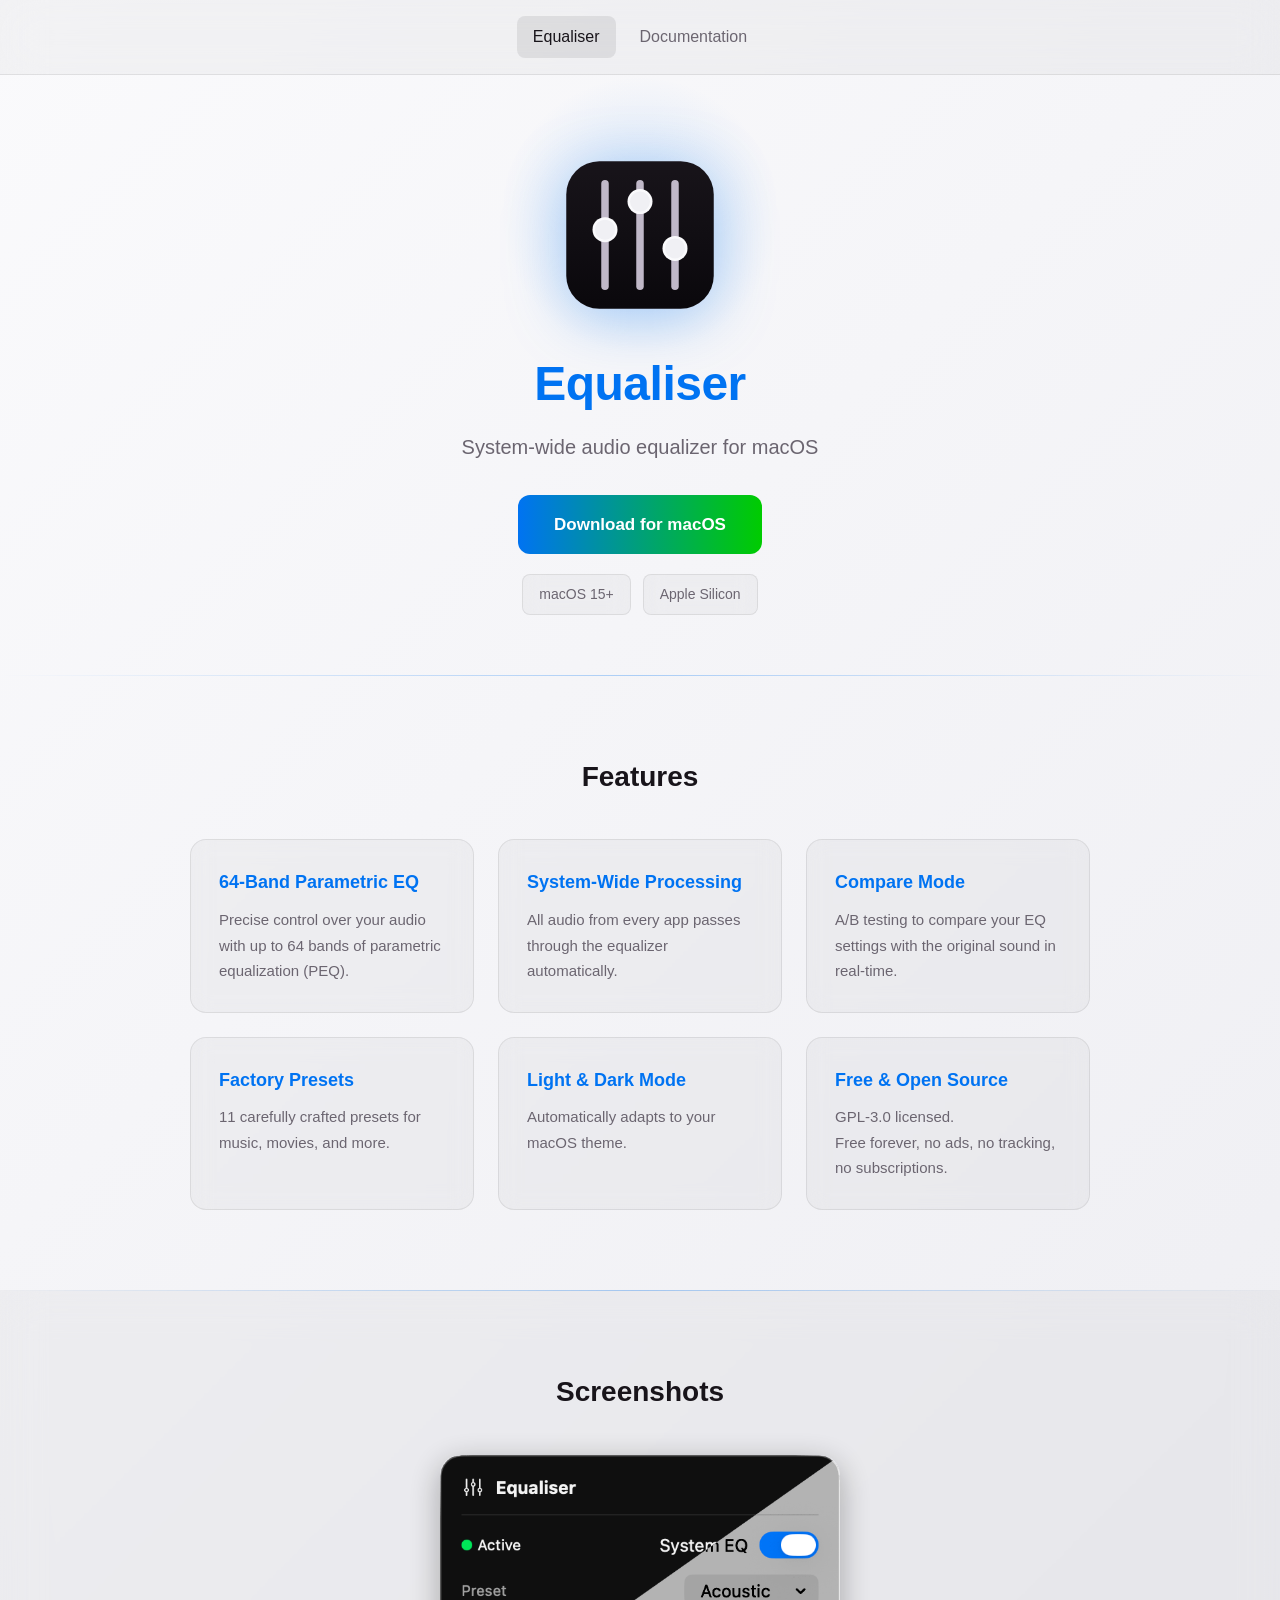
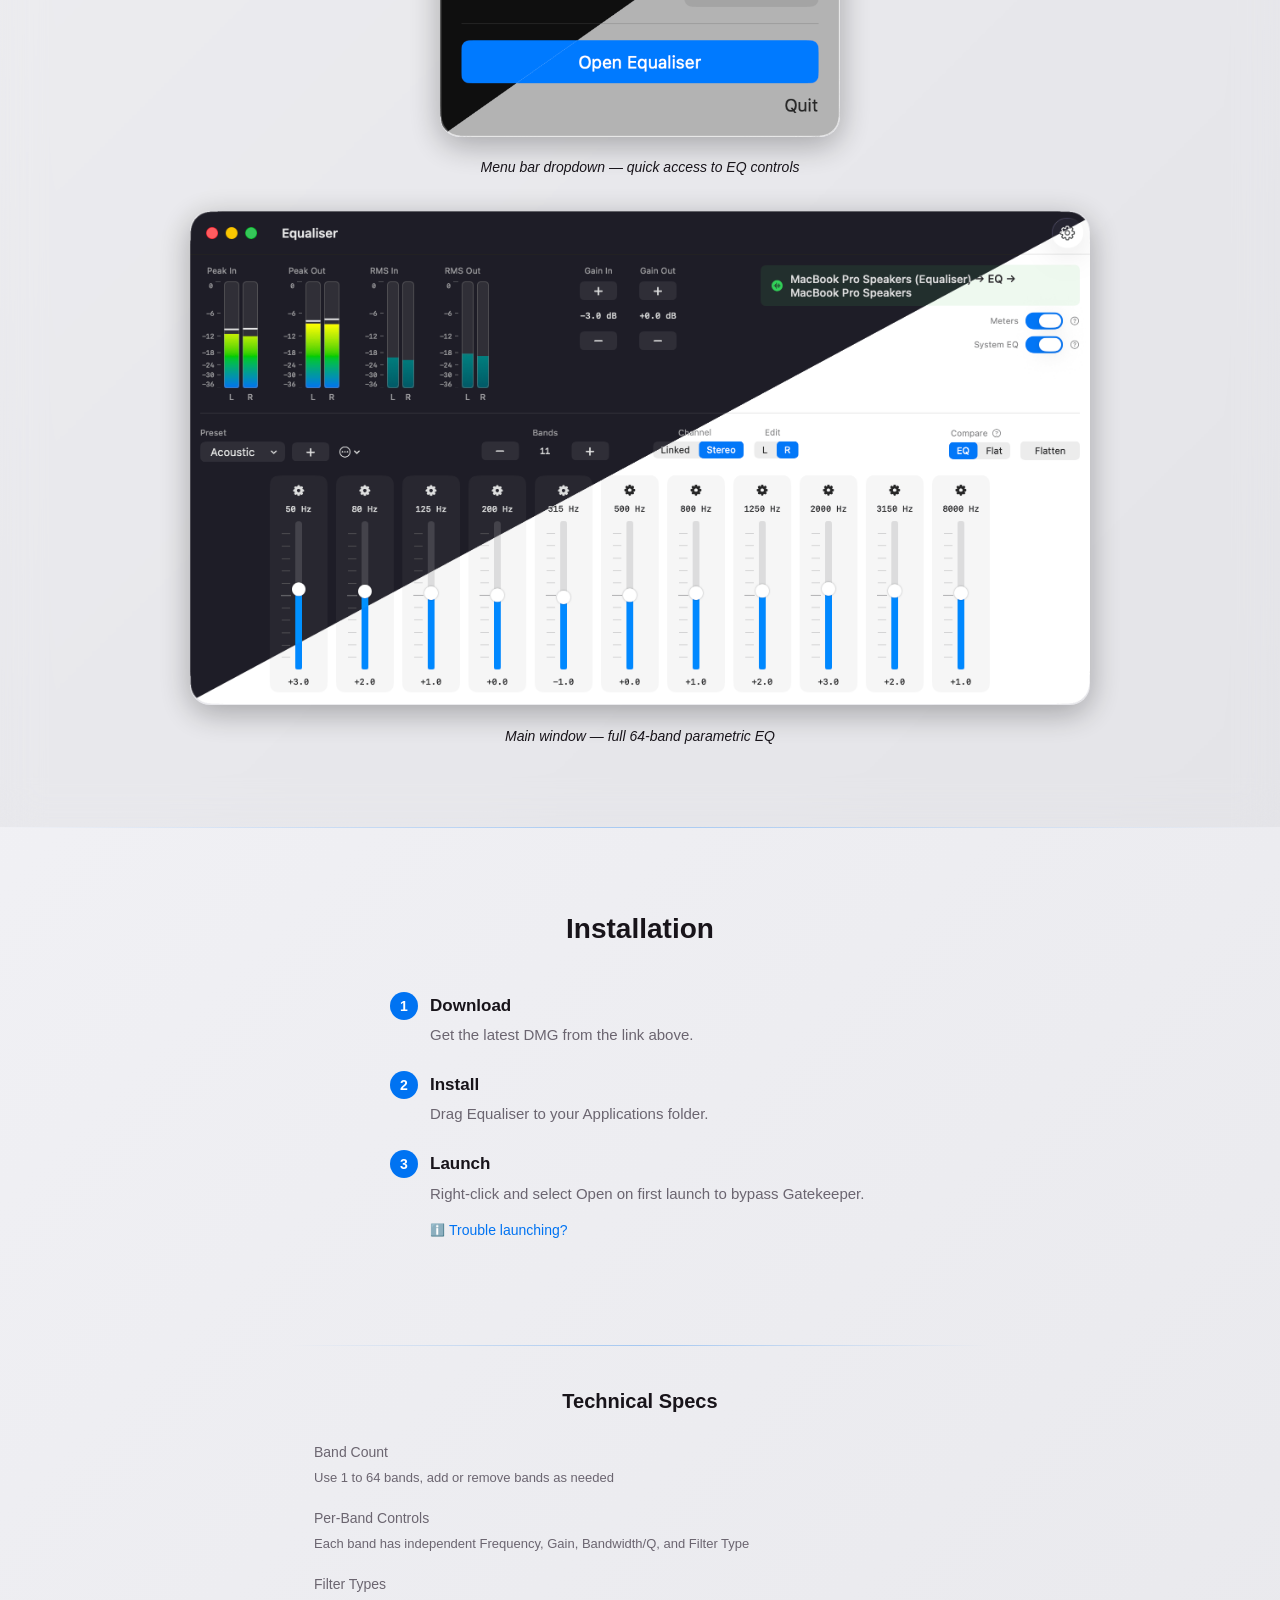
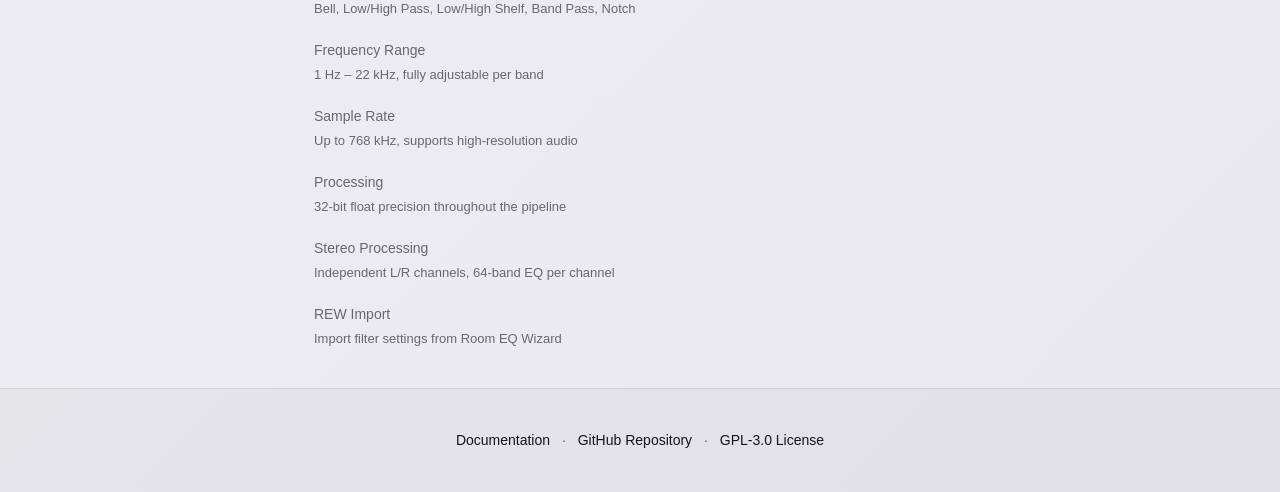
<file: index.html>
<!DOCTYPE html>
<html lang="en">
<head>
    <meta charset="UTF-8">
    <meta name="viewport" content="width=device-width, initial-scale=1.0">
    <title>Equaliser - System-wide Audio Equalizer for macOS</title>
    <meta name="description" content="Free system-wide audio equalizer for macOS. 64-band parametric EQ works with all apps — Spotify, YouTube, browsers. Low latency, Apple Silicon native, open source.">
    <meta property="og:title" content="Equaliser — System-Wide Audio Equalizer for macOS">
    <meta property="og:description" content="Free 64-band system-wide audio equalizer that works with all your apps. Low latency, native Apple Silicon, open source.">
    <meta property="og:type" content="website">
    <meta property="og:url" content="https://equaliser.knage.net/">
    <meta property="og:image" content="https://equaliser.knage.net/assets/main-window.png?9052eb2">
    <link rel="canonical" href="https://equaliser.knage.net/">
    <script type="application/ld+json">
    {
      "@context": "https://schema.org",
      "@type": "SoftwareApplication",
      "name": "Equaliser",
      "description": "Free system-wide audio equalizer for macOS with 64-band parametric EQ. Works with all apps, low latency, Apple Silicon native.",
      "url": "https://equaliser.knage.net/",
      "applicationCategory": "MusicApplication",
      "operatingSystem": "macOS 15+",
      "fileFormat": "DMG",
      "downloadUrl": "https://github.com/cvknage/equaliser/releases/latest",
      "screenshot": "https://equaliser.knage.net/assets/main-window.png",
      "offers": {
        "@type": "Offer",
        "price": "0",
        "priceCurrency": "USD"
      },
      "license": "https://github.com/cvknage/equaliser/blob/main/LICENSE"
    }
    </script>
    <link rel="stylesheet" href="style.css?9052eb2">
    <link rel="icon" href="assets/AppIcon.svg?9052eb2" type="image/svg+xml">
</head>
<body>
    <nav class="site-nav">
        <div class="nav-links">
            <a href="index.html" class="active">Equaliser</a>
            <a href="docs.html">Documentation</a>
        </div>
    </nav>

    <header class="hero">
        <img src="assets/AppIcon.svg?9052eb2" alt="Equaliser app icon - macOS audio equalizer" class="app-icon">
        <h1>Equaliser</h1>
        <p class="tagline">System-wide audio equalizer for macOS</p>
        <a id="download-btn" href="https://github.com/cvknage/equaliser/releases/latest" class="download-btn">Download for macOS</a>
        <div id="version" class="version-below"></div>
        <div class="badges">
            <span class="badge">macOS 15+</span>
            <span class="badge">Apple Silicon</span>
        </div>
    </header>

    <section class="features">
        <h2>Features</h2>
        <div class="feature-grid">
            <div class="feature">
                <h3>64-Band Parametric EQ</h3>
                <p>Precise control over your audio with up to 64 bands of parametric equalization (PEQ).</p>
            </div>
            <div class="feature">
                <h3>System-Wide Processing</h3>
                <p>All audio from every app passes through the equalizer automatically.</p>
            </div>
            <div class="feature">
                <h3>Compare Mode</h3>
                <p>A/B testing to compare your EQ settings with the original sound in real-time.</p>
            </div>
            <div class="feature">
                <h3>Factory Presets</h3>
                <p>11 carefully crafted presets for music, movies, and more.</p>
            </div>
            <div class="feature">
                <h3>Light & Dark Mode</h3>
                <p>Automatically adapts to your macOS theme.</p>
            </div>
            <div class="feature">
                <h3>Free & Open Source</h3>
                <p>GPL-3.0 licensed.<br>Free forever, no ads, no tracking, no subscriptions.</p>
            </div>
        </div>
    </section>

    <section class="screenshots">
        <h2>Screenshots</h2>
        <div class="screenshot-grid">
            <figure>
                <img src="assets/menu-bar.png?9052eb2" alt="Equaliser menu bar controls on macOS" class="screenshot small">
                <figcaption>Menu bar dropdown — quick access to EQ controls</figcaption>
            </figure>
            <figure>
                <img src="assets/main-window.png?9052eb2" alt="Equaliser main window showing 64-band parametric equalizer interface" class="screenshot large">
                <figcaption>Main window — full 64-band parametric EQ</figcaption>
            </figure>
        </div>
    </section>

    <section class="installation">
        <h2>Installation</h2>
        <ol class="steps">
            <li>
                <strong>Download</strong>
                <p>Get the latest DMG from the link above.</p>
            </li>
            <li>
                <strong>Install</strong>
                <p>Drag Equaliser to your Applications folder.</p>
            </li>
            <li>
                <strong>Launch</strong>
                <p>Right-click and select Open on first launch to bypass Gatekeeper.</p>
                <details class="step-help">
                    <summary>Trouble launching?</summary>
                    <p>macOS Gatekeeper may block Equaliser because it's not notarized by Apple.</p>
                    <p>If the app won't open, go to <strong>System Settings → Privacy & Security</strong> and click <strong>Open Anyway</strong> next to the security warning.</p>
                    <p class="muted-note">I currently don't want to pay Apple $99/year to let the app through Gatekeeper.<br>I may reconsider if it is requested.</p>
                </details>
            </li>
        </ol>
    </section>

    <section class="specs">
        <h2>Technical Specs</h2>
        <dl>
            <dt>Band Count</dt>
            <dd>Use 1 to 64 bands, add or remove bands as needed</dd>

            <dt>Per-Band Controls</dt>
            <dd>Each band has independent Frequency, Gain, Bandwidth/Q, and Filter Type</dd>

            <dt>Filter Types</dt>
            <dd>Bell, Low/High Pass, Low/High Shelf, Band Pass, Notch</dd>

            <dt>Frequency Range</dt>
            <dd>1 Hz – 22 kHz, fully adjustable per band</dd>

            <dt>Sample Rate</dt>
            <dd>Up to 768 kHz, supports high-resolution audio</dd>

            <dt>Processing</dt>
            <dd>32-bit float precision throughout the pipeline</dd>

            <dt>Stereo Processing</dt>
            <dd>Independent L/R channels, 64-band EQ per channel</dd>

            <dt>REW Import</dt>
            <dd>Import filter settings from Room EQ Wizard</dd>
        </dl>
    </section>

    <footer>
        <p>
            <a href="docs.html">Documentation</a>
            <span class="separator">·</span>
            <a href="https://github.com/cvknage/equaliser">GitHub Repository</a>
            <span class="separator">·</span>
            <a href="https://github.com/cvknage/equaliser/blob/main/LICENSE">GPL-3.0 License</a>
        </p>
    </footer>
    <script>
async function initDownload() {
    const btn = document.getElementById('download-btn');
    const versionSpan = document.getElementById('version');

    try {
        const response = await fetch('https://api.github.com/repos/cvknage/equaliser/releases/latest');
        const data = await response.json();

        // Populate version subtext with link to releases
        if (versionSpan && data.tag_name) {
            versionSpan.innerHTML = `${data.tag_name} · <a href="https://github.com/cvknage/equaliser/releases">Release notes</a>`;
        }

        // Set download link to actual DMG
        const dmgAsset = data.assets.find(asset => asset.name.endsWith('.dmg'));
        if (dmgAsset) {
            btn.href = dmgAsset.browser_download_url;
        }
    } catch (error) {
        // Fallback - remove version span, button keeps releases page href
        if (versionSpan) versionSpan.remove();
    }
}
initDownload();
    </script>
</body>
</html>
</file>
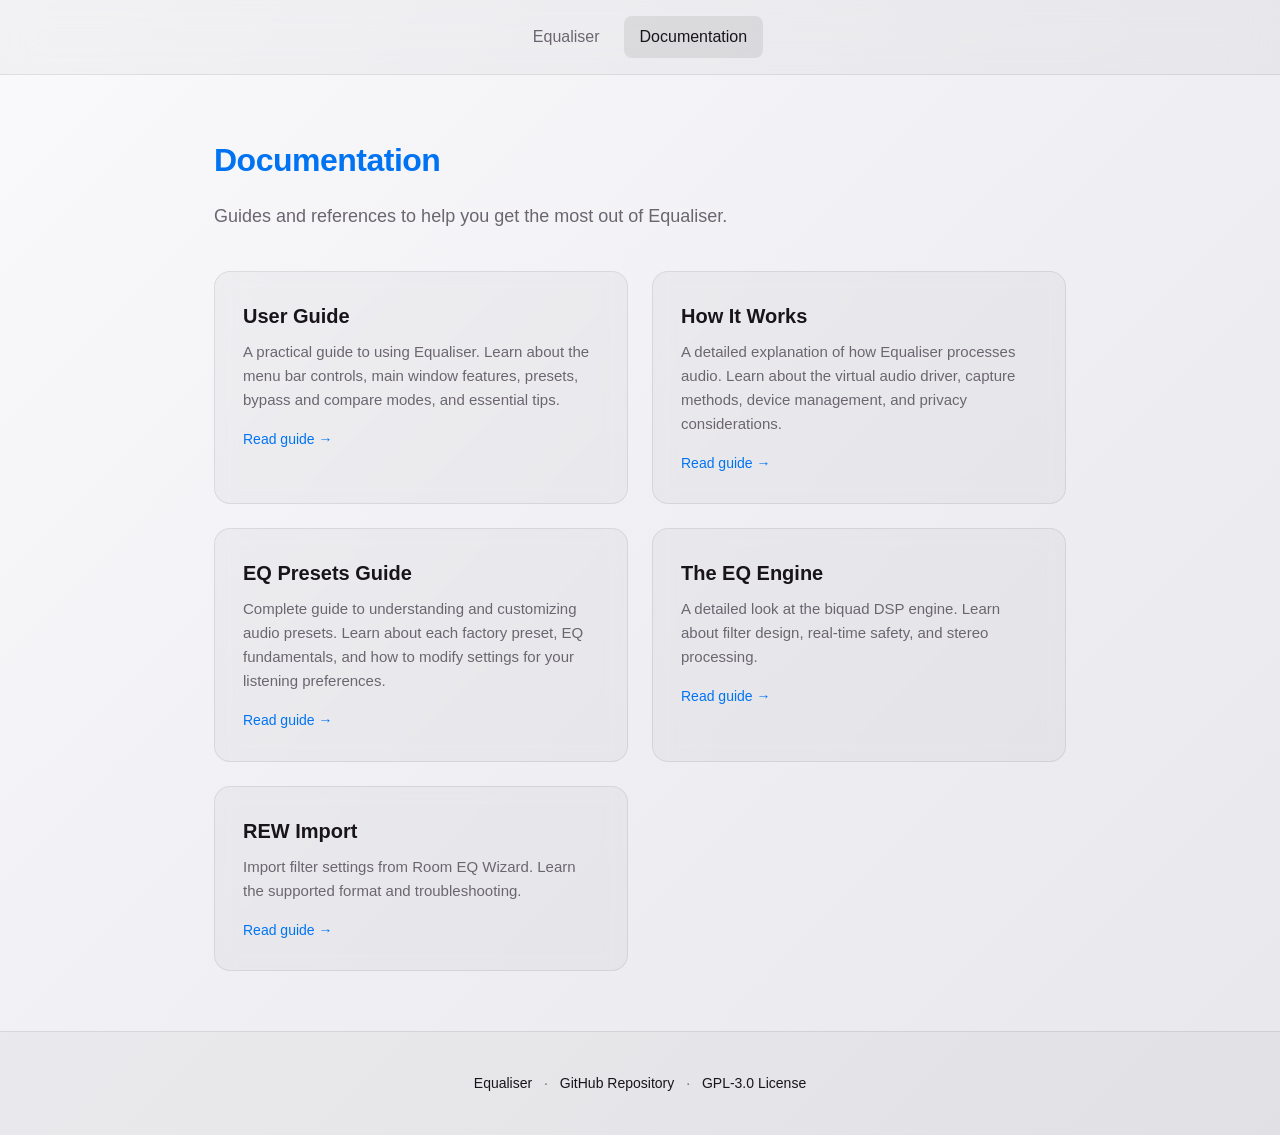
<file: docs.html>
<!DOCTYPE html>
<html lang="en">
<head>
    <meta charset="UTF-8">
    <meta name="viewport" content="width=device-width, initial-scale=1.0">
    <title>Documentation - Equaliser</title>
    <meta name="description" content="Learn how to use Equaliser with comprehensive guides on audio presets, EQ settings, and more.">
    <link rel="canonical" href="https://equaliser.knage.net/docs.html">
    <link rel="stylesheet" href="style.css?9052eb2">
    <link rel="icon" href="assets/AppIcon.svg?9052eb2" type="image/svg+xml">
</head>
<body>
    <nav class="site-nav">
        <div class="nav-links">
            <a href="index.html">Equaliser</a>
            <a href="docs.html" class="active">Documentation</a>
        </div>
    </nav>

    <main class="docs-hub">
        <h1>Documentation</h1>
        <p>Guides and references to help you get the most out of Equaliser.</p>

        <div class="docs-grid">
            <a href="docs/user-guide.html" class="doc-card">
                <h2>User Guide</h2>
                <p>A practical guide to using Equaliser. Learn about the menu bar controls, main window features, presets, bypass and compare modes, and essential tips.</p>
                <span class="card-arrow">Read guide →</span>
            </a>
            <a href="docs/how-it-works.html" class="doc-card">
                <h2>How It Works</h2>
                <p>A detailed explanation of how Equaliser processes audio. Learn about the virtual audio driver, capture methods, device management, and privacy considerations.</p>
                <span class="card-arrow">Read guide →</span>
            </a>
            <a href="docs/eq-presets-guide.html" class="doc-card">
                <h2>EQ Presets Guide</h2>
                <p>Complete guide to understanding and customizing audio presets. Learn about each factory preset, EQ fundamentals, and how to modify settings for your listening preferences.</p>
                <span class="card-arrow">Read guide →</span>
            </a>
            <a href="docs/the-eq-engine.html" class="doc-card">
                <h2>The EQ Engine</h2>
                <p>A detailed look at the biquad DSP engine. Learn about filter design, real-time safety, and stereo processing.</p>
                <span class="card-arrow">Read guide →</span>
            </a>
            <a href="docs/rew-import.html" class="doc-card">
                <h2>REW Import</h2>
                <p>Import filter settings from Room EQ Wizard. Learn the supported format and troubleshooting.</p>
                <span class="card-arrow">Read guide →</span>
            </a>
        </div>
    </main>

    <footer>
        <p>
            <a href="index.html">Equaliser</a>
            <span class="separator">·</span>
            <a href="https://github.com/cvknage/equaliser">GitHub Repository</a>
            <span class="separator">·</span>
            <a href="https://github.com/cvknage/equaliser/blob/main/LICENSE">GPL-3.0 License</a>
        </p>
    </footer>
</body>
</html>
</file>
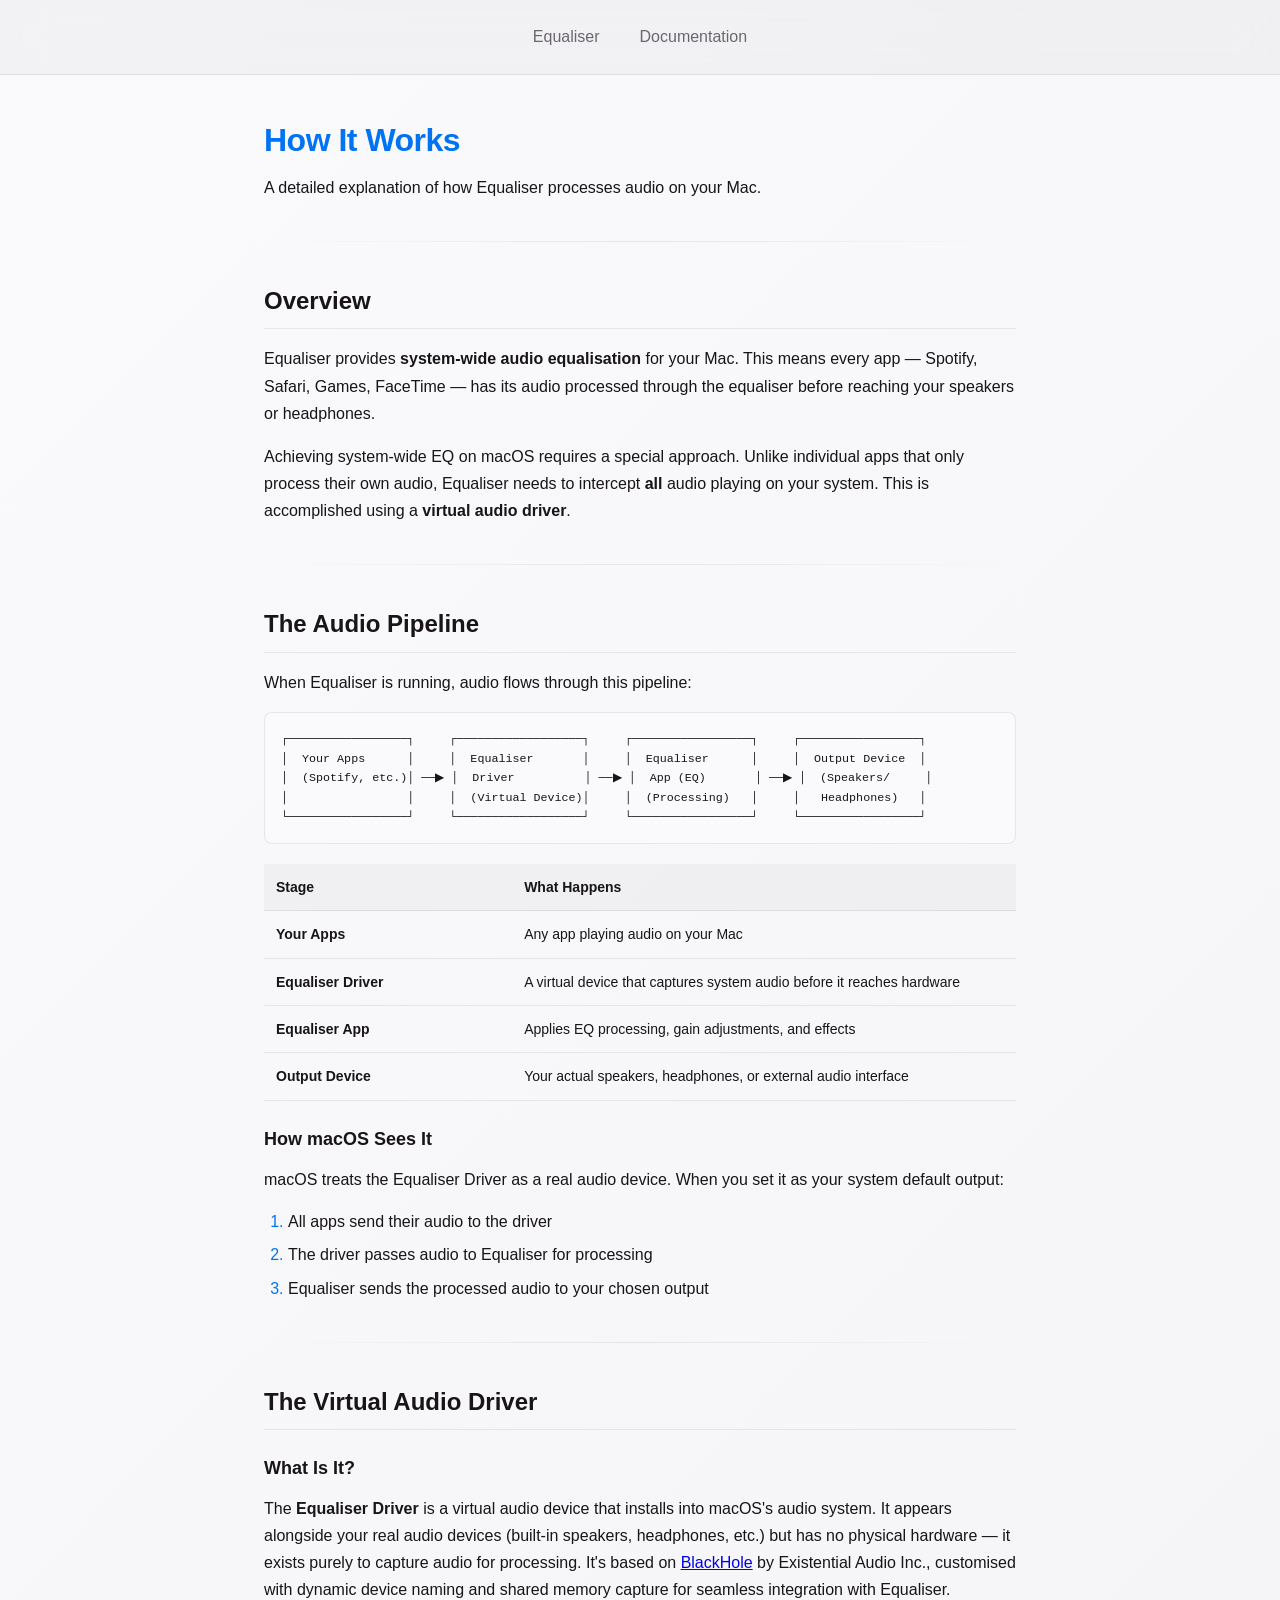
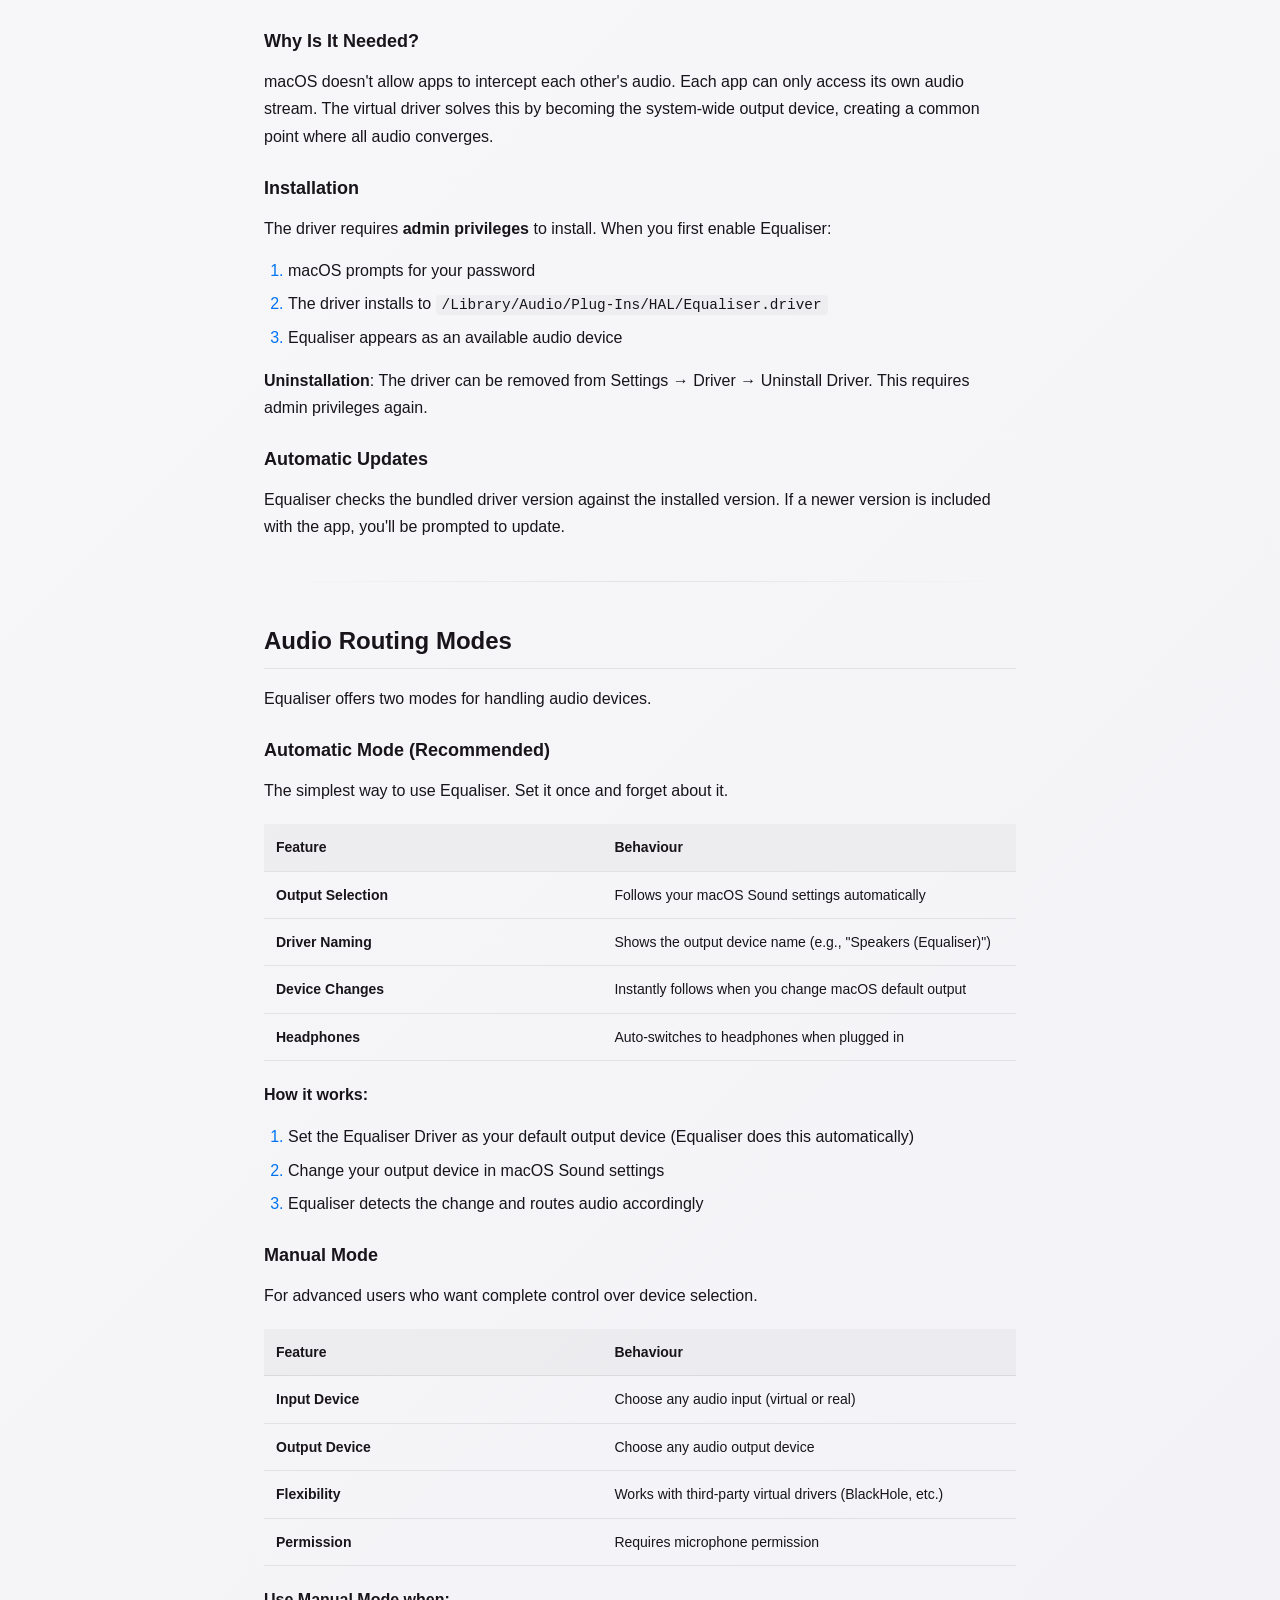
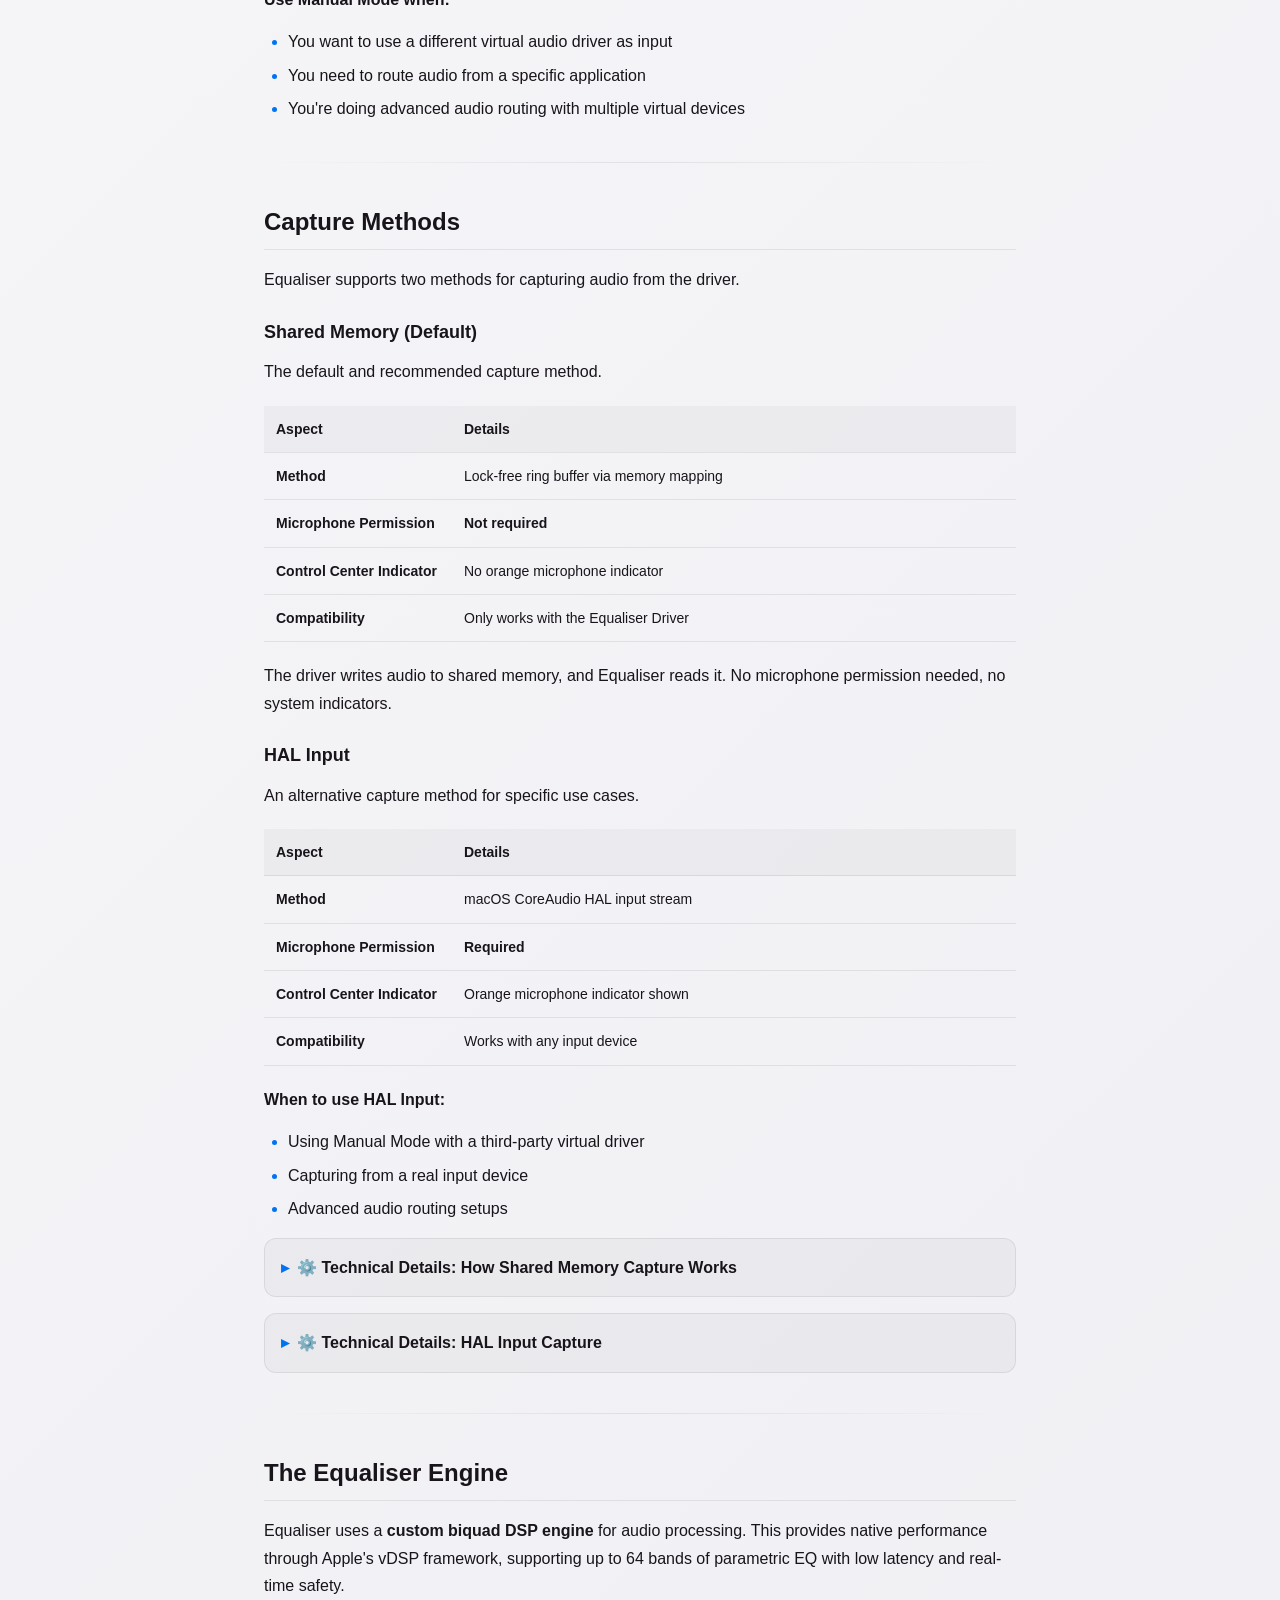
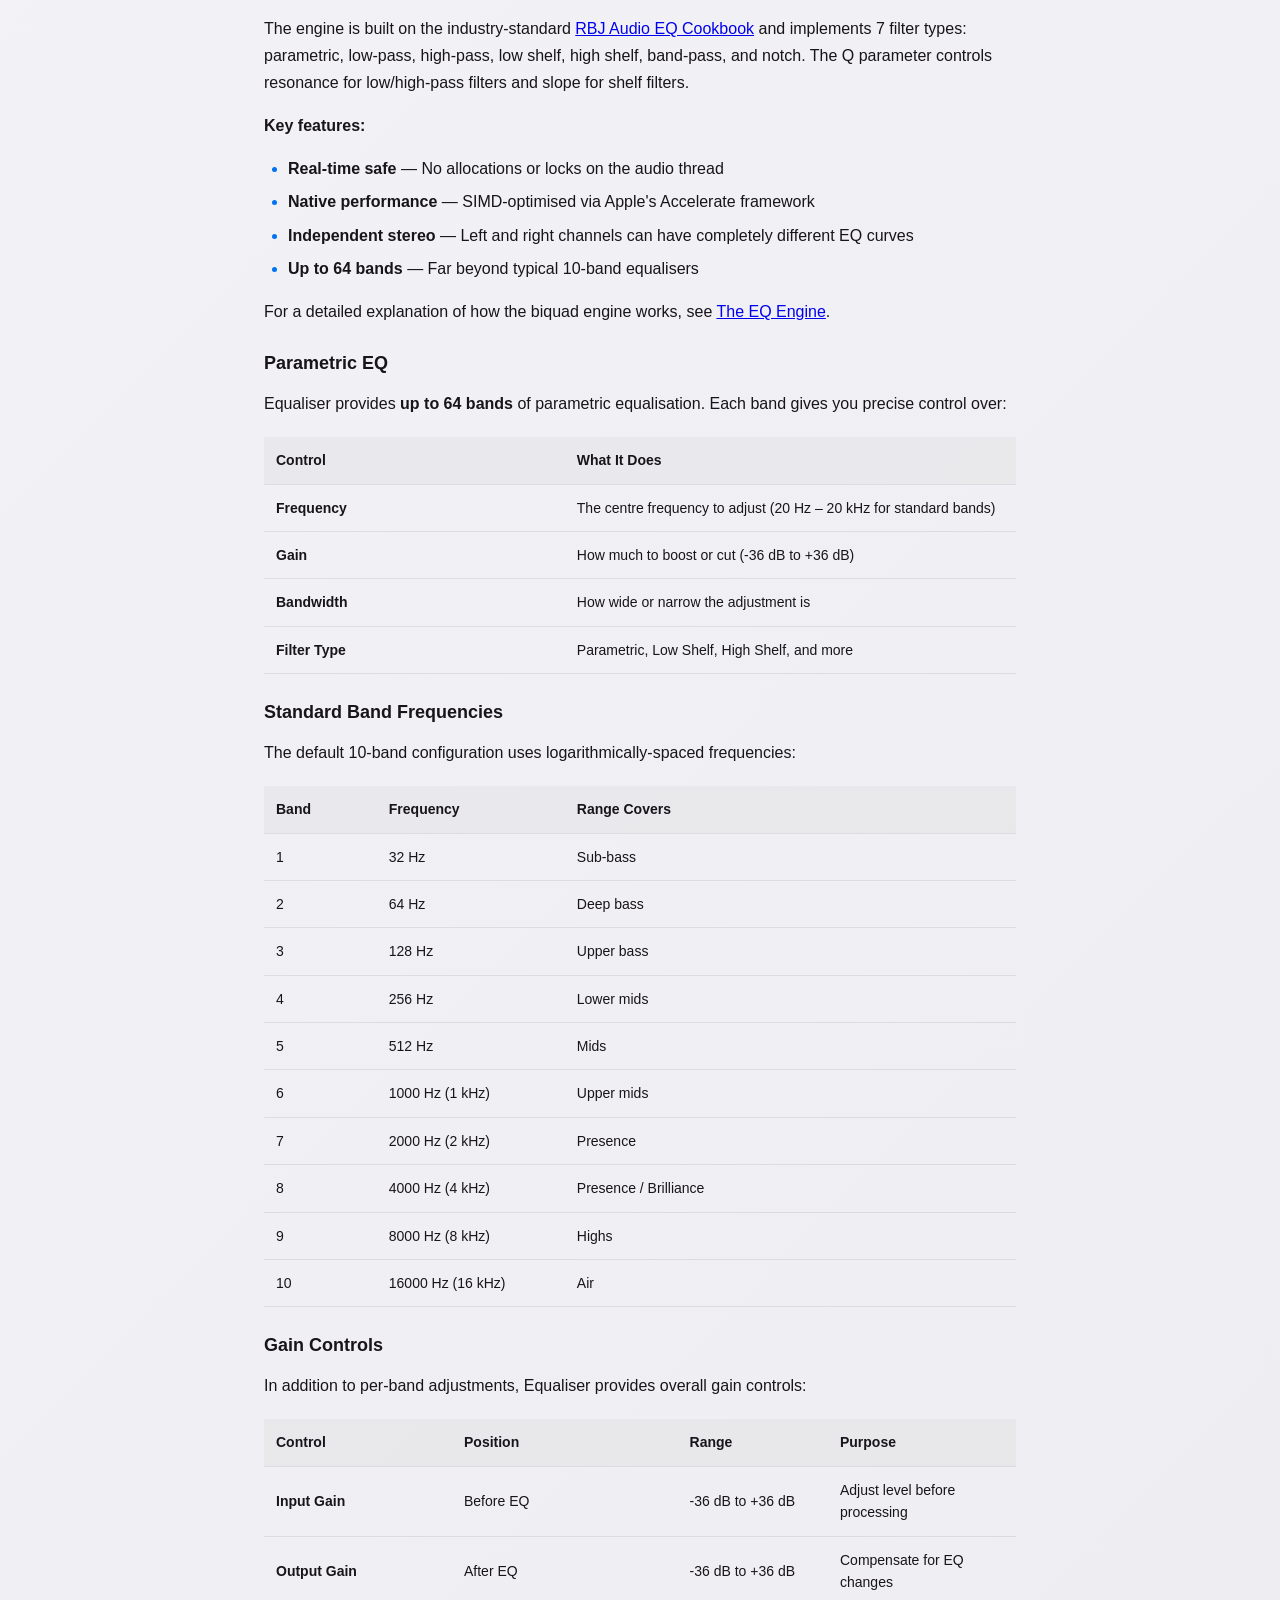
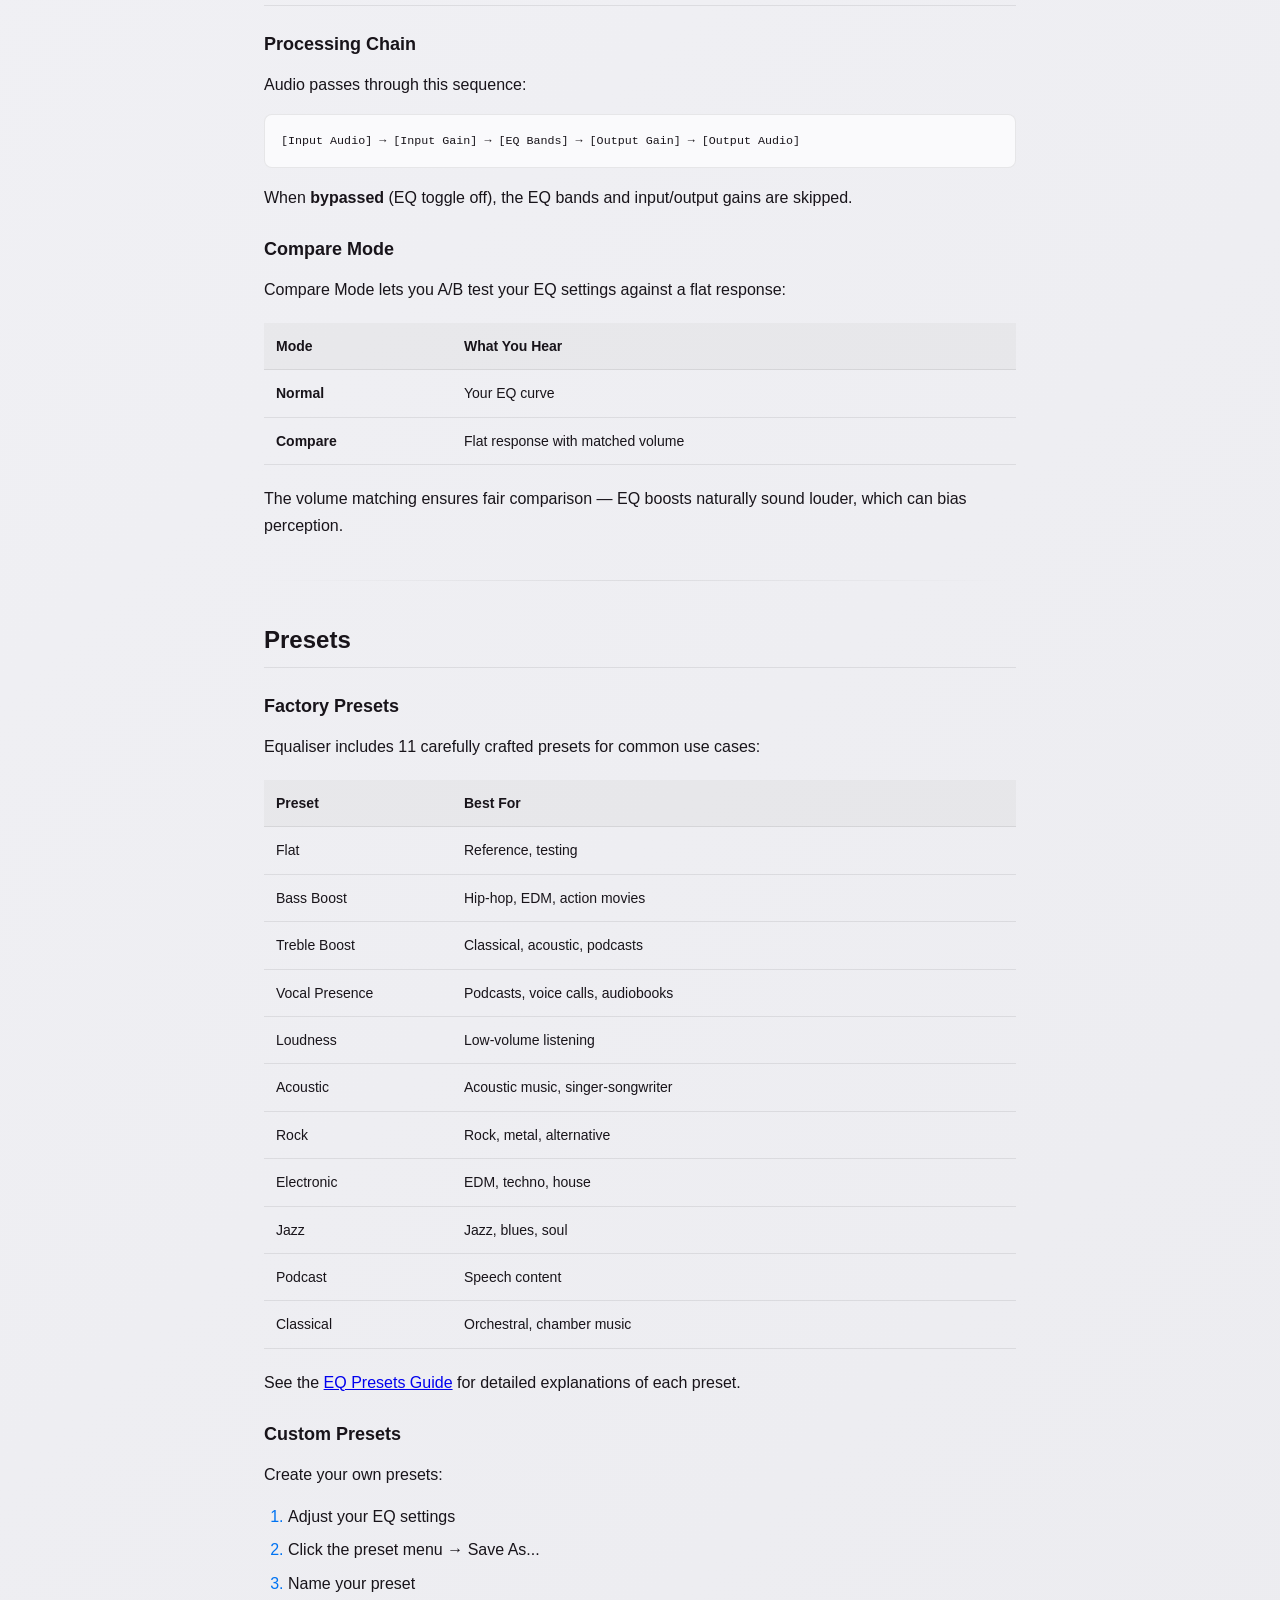
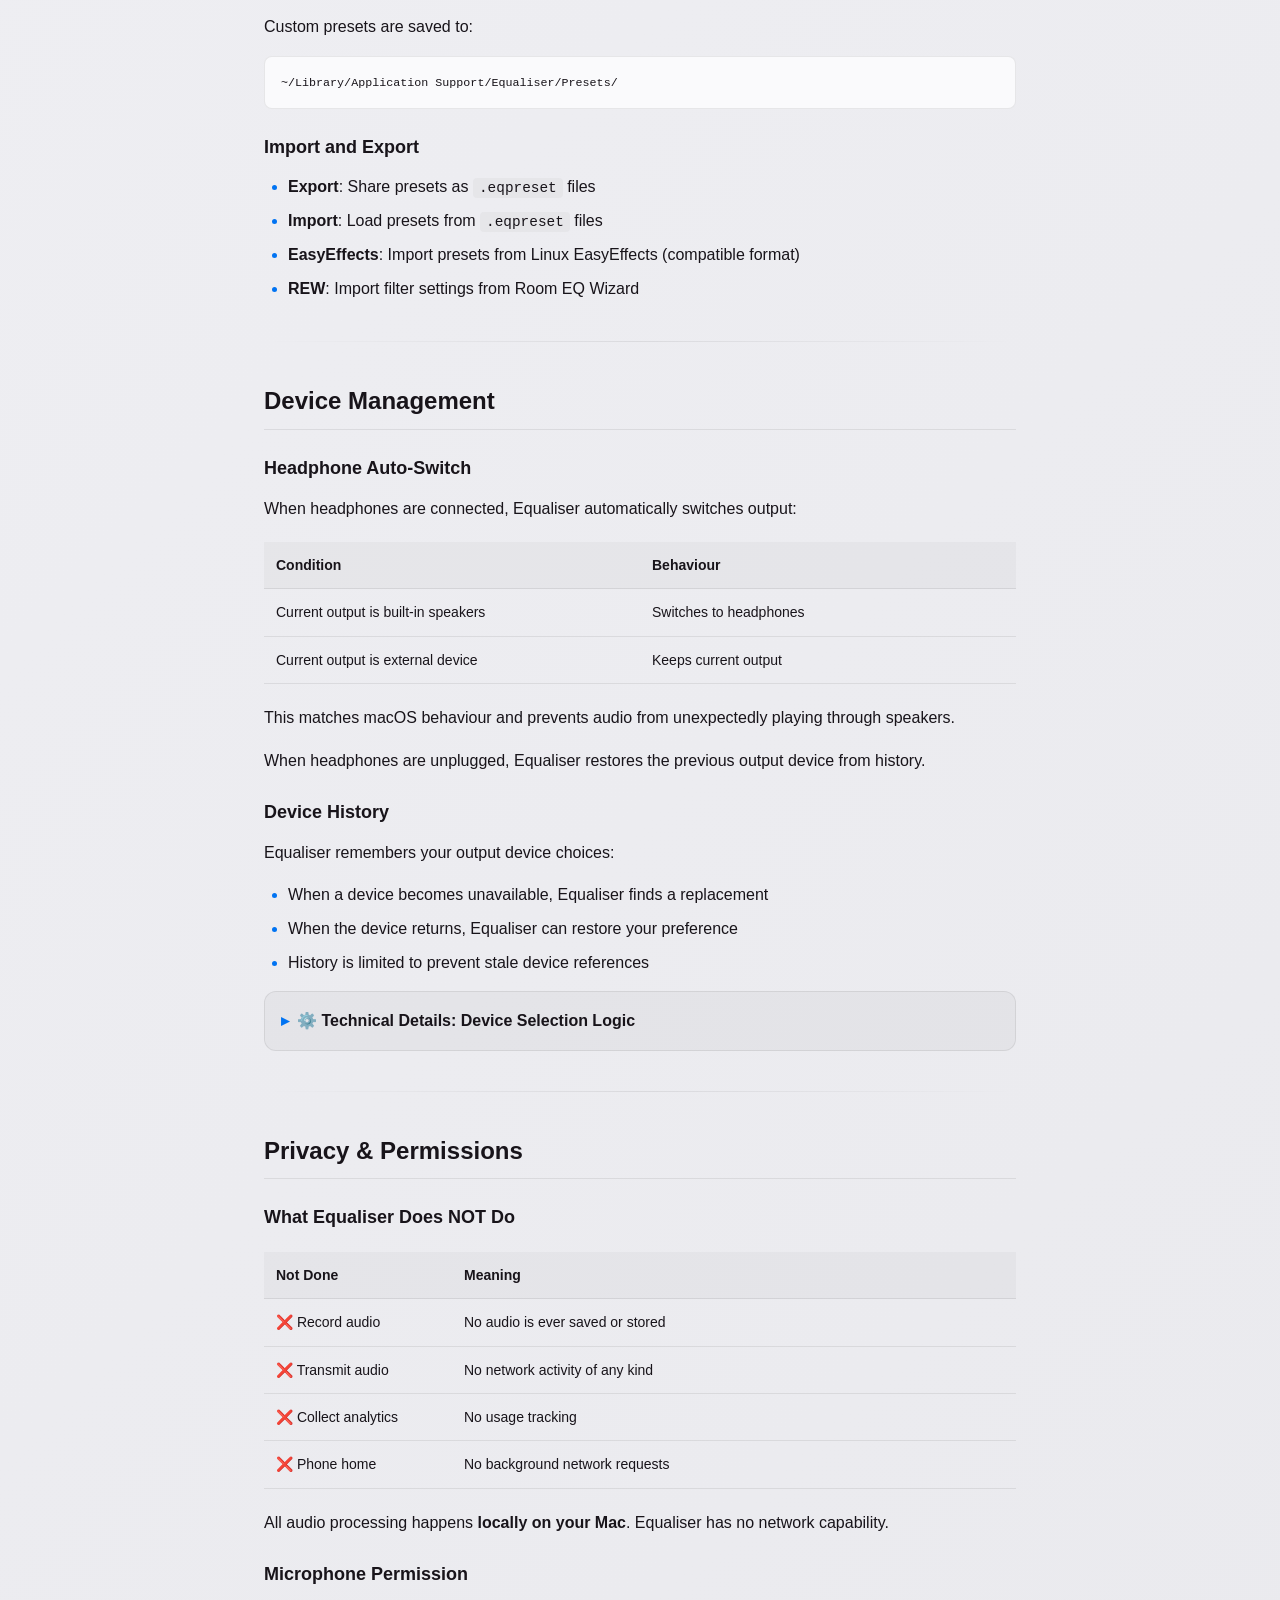
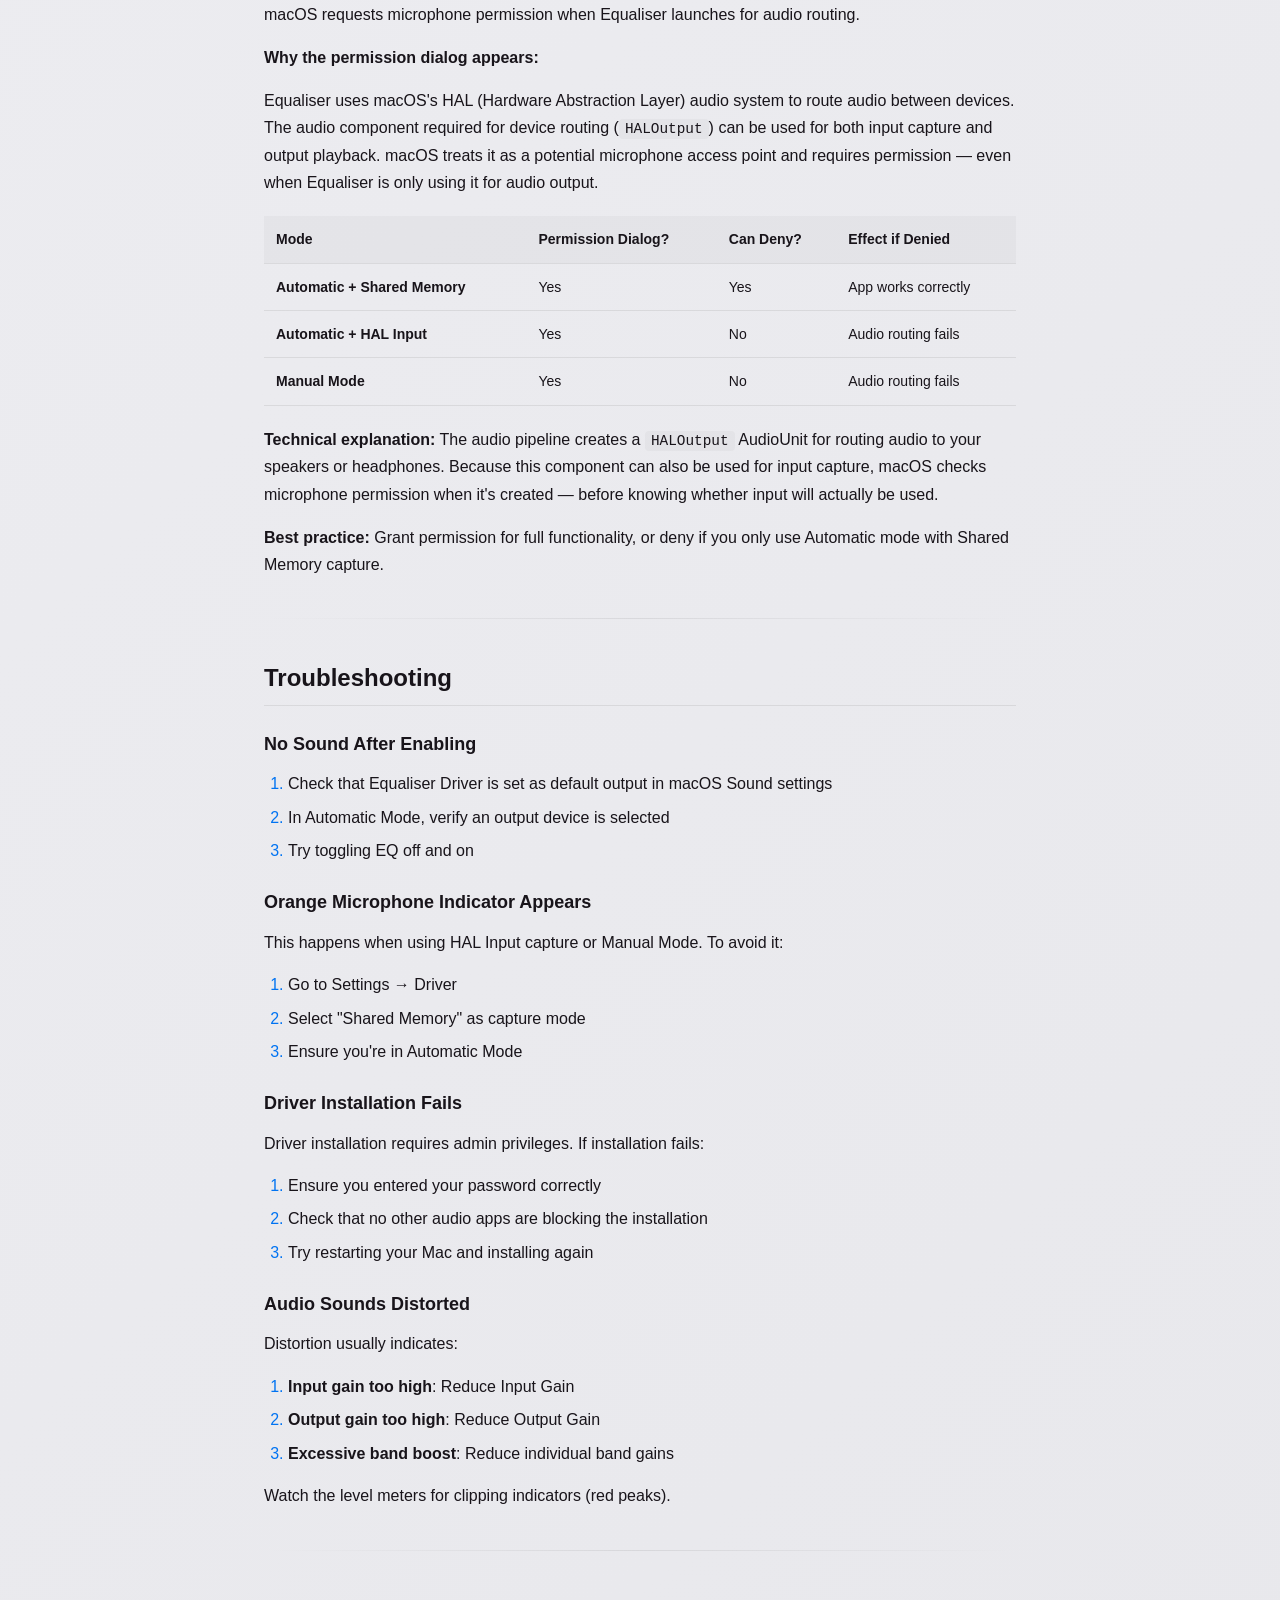
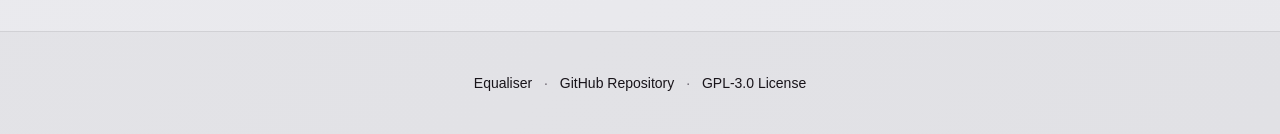
<file: docs/how-it-works.html>
<!DOCTYPE html>
<html lang="en">
<head>
    <meta charset="UTF-8">
    <meta name="viewport" content="width=device-width, initial-scale=1.0">
    <title>How It Works - Equaliser Documentation</title>
    <meta name="description" content="A detailed explanation of how Equaliser processes audio on your Mac, including the virtual audio driver, capture methods, parametric EQ engine, and privacy considerations.">
    <link rel="canonical" href="https://equaliser.knage.net/docs/how-it-works.html">
    <link rel="stylesheet" href="../style.css?9052eb2">
    <link rel="icon" href="../assets/AppIcon.svg?9052eb2" type="image/svg+xml">
</head>
<body>
    <nav class="site-nav">
        <div class="nav-links">
            <a href="../index.html">Equaliser</a>
            <a href="../docs.html">Documentation</a>
        </div>
    </nav>

    <main class="docs-content">
<h1 id="how-it-works">How It Works</h1>
<p>A detailed explanation of how Equaliser processes audio on your Mac.</p>
<hr />
<h2 id="overview">Overview</h2>
<p>Equaliser provides <strong>system-wide audio equalisation</strong> for your Mac. This means every app — Spotify, Safari, Games, FaceTime — has its audio processed through the equaliser before reaching your speakers or headphones.</p>
<p>Achieving system-wide EQ on macOS requires a special approach. Unlike individual apps that only process their own audio, Equaliser needs to intercept <strong>all</strong> audio playing on your system. This is accomplished using a <strong>virtual audio driver</strong>.</p>
<hr />
<h2 id="the-audio-pipeline">The Audio Pipeline</h2>
<p>When Equaliser is running, audio flows through this pipeline:</p>
<pre><code>┌─────────────────┐     ┌──────────────────┐     ┌─────────────────┐     ┌─────────────────┐
│  Your Apps      │     │  Equaliser       │     │  Equaliser      │     │  Output Device  │
│  (Spotify, etc.)│ ──▶ │  Driver          │ ──▶ │  App (EQ)       │ ──▶ │  (Speakers/     │
│                 │     │  (Virtual Device)│     │  (Processing)   │     │   Headphones)   │
└─────────────────┘     └──────────────────┘     └─────────────────┘     └─────────────────┘</code></pre>
<table>
<colgroup>
<col style="width: 33%" />
<col style="width: 67%" />
</colgroup>
<thead>
<tr>
<th>Stage</th>
<th>What Happens</th>
</tr>
</thead>
<tbody>
<tr>
<td><strong>Your Apps</strong></td>
<td>Any app playing audio on your Mac</td>
</tr>
<tr>
<td><strong>Equaliser Driver</strong></td>
<td>A virtual device that captures system audio before it reaches hardware</td>
</tr>
<tr>
<td><strong>Equaliser App</strong></td>
<td>Applies EQ processing, gain adjustments, and effects</td>
</tr>
<tr>
<td><strong>Output Device</strong></td>
<td>Your actual speakers, headphones, or external audio interface</td>
</tr>
</tbody>
</table>
<h3 id="how-macos-sees-it">How macOS Sees It</h3>
<p>macOS treats the Equaliser Driver as a real audio device. When you set it as your system default output:</p>
<ol type="1">
<li>All apps send their audio to the driver</li>
<li>The driver passes audio to Equaliser for processing</li>
<li>Equaliser sends the processed audio to your chosen output</li>
</ol>
<hr />
<h2 id="the-virtual-audio-driver">The Virtual Audio Driver</h2>
<h3 id="what-is-it">What Is It?</h3>
<p>The <strong>Equaliser Driver</strong> is a virtual audio device that installs into macOS's audio system. It appears alongside your real audio devices (built-in speakers, headphones, etc.) but has no physical hardware — it exists purely to capture audio for processing. It's based on <a href="https://github.com/ExistentialAudio/BlackHole">BlackHole</a> by Existential Audio Inc., customised with dynamic device naming and shared memory capture for seamless integration with Equaliser.</p>
<h3 id="why-is-it-needed">Why Is It Needed?</h3>
<p>macOS doesn't allow apps to intercept each other's audio. Each app can only access its own audio stream. The virtual driver solves this by becoming the system-wide output device, creating a common point where all audio converges.</p>
<h3 id="installation">Installation</h3>
<p>The driver requires <strong>admin privileges</strong> to install. When you first enable Equaliser:</p>
<ol type="1">
<li>macOS prompts for your password</li>
<li>The driver installs to <code>/Library/Audio/Plug-Ins/HAL/Equaliser.driver</code></li>
<li>Equaliser appears as an available audio device</li>
</ol>
<p><strong>Uninstallation</strong>: The driver can be removed from Settings → Driver → Uninstall Driver. This requires admin privileges again.</p>
<h3 id="automatic-updates">Automatic Updates</h3>
<p>Equaliser checks the bundled driver version against the installed version. If a newer version is included with the app, you'll be prompted to update.</p>
<hr />
<h2 id="audio-routing-modes">Audio Routing Modes</h2>
<p>Equaliser offers two modes for handling audio devices.</p>
<h3 id="automatic-mode-recommended">Automatic Mode (Recommended)</h3>
<p>The simplest way to use Equaliser. Set it once and forget about it.</p>
<table>
<colgroup>
<col style="width: 45%" />
<col style="width: 55%" />
</colgroup>
<thead>
<tr>
<th>Feature</th>
<th>Behaviour</th>
</tr>
</thead>
<tbody>
<tr>
<td><strong>Output Selection</strong></td>
<td>Follows your macOS Sound settings automatically</td>
</tr>
<tr>
<td><strong>Driver Naming</strong></td>
<td>Shows the output device name (e.g., "Speakers (Equaliser)")</td>
</tr>
<tr>
<td><strong>Device Changes</strong></td>
<td>Instantly follows when you change macOS default output</td>
</tr>
<tr>
<td><strong>Headphones</strong></td>
<td>Auto-switches to headphones when plugged in</td>
</tr>
</tbody>
</table>
<p><strong>How it works:</strong></p>
<ol type="1">
<li>Set the Equaliser Driver as your default output device (Equaliser does this automatically)</li>
<li>Change your output device in macOS Sound settings</li>
<li>Equaliser detects the change and routes audio accordingly</li>
</ol>
<h3 id="manual-mode">Manual Mode</h3>
<p>For advanced users who want complete control over device selection.</p>
<table>
<colgroup>
<col style="width: 45%" />
<col style="width: 55%" />
</colgroup>
<thead>
<tr>
<th>Feature</th>
<th>Behaviour</th>
</tr>
</thead>
<tbody>
<tr>
<td><strong>Input Device</strong></td>
<td>Choose any audio input (virtual or real)</td>
</tr>
<tr>
<td><strong>Output Device</strong></td>
<td>Choose any audio output device</td>
</tr>
<tr>
<td><strong>Flexibility</strong></td>
<td>Works with third-party virtual drivers (BlackHole, etc.)</td>
</tr>
<tr>
<td><strong>Permission</strong></td>
<td>Requires microphone permission</td>
</tr>
</tbody>
</table>
<p><strong>Use Manual Mode when:</strong></p>
<ul>
<li>You want to use a different virtual audio driver as input</li>
<li>You need to route audio from a specific application</li>
<li>You're doing advanced audio routing with multiple virtual devices</li>
</ul>
<hr />
<h2 id="capture-methods">Capture Methods</h2>
<p>Equaliser supports two methods for capturing audio from the driver.</p>
<h3 id="shared-memory-default">Shared Memory (Default)</h3>
<p>The default and recommended capture method.</p>
<table>
<colgroup>
<col style="width: 25%" />
<col style="width: 75%" />
</colgroup>
<thead>
<tr>
<th>Aspect</th>
<th>Details</th>
</tr>
</thead>
<tbody>
<tr>
<td><strong>Method</strong></td>
<td>Lock-free ring buffer via memory mapping</td>
</tr>
<tr>
<td><strong>Microphone Permission</strong></td>
<td><strong>Not required</strong></td>
</tr>
<tr>
<td><strong>Control Center Indicator</strong></td>
<td>No orange microphone indicator</td>
</tr>
<tr>
<td><strong>Compatibility</strong></td>
<td>Only works with the Equaliser Driver</td>
</tr>
</tbody>
</table>
<p>The driver writes audio to shared memory, and Equaliser reads it. No microphone permission needed, no system indicators.</p>
<h3 id="hal-input">HAL Input</h3>
<p>An alternative capture method for specific use cases.</p>
<table>
<colgroup>
<col style="width: 25%" />
<col style="width: 75%" />
</colgroup>
<thead>
<tr>
<th>Aspect</th>
<th>Details</th>
</tr>
</thead>
<tbody>
<tr>
<td><strong>Method</strong></td>
<td>macOS CoreAudio HAL input stream</td>
</tr>
<tr>
<td><strong>Microphone Permission</strong></td>
<td><strong>Required</strong></td>
</tr>
<tr>
<td><strong>Control Center Indicator</strong></td>
<td>Orange microphone indicator shown</td>
</tr>
<tr>
<td><strong>Compatibility</strong></td>
<td>Works with any input device</td>
</tr>
</tbody>
</table>
<p><strong>When to use HAL Input:</strong></p>
<ul>
<li>Using Manual Mode with a third-party virtual driver</li>
<li>Capturing from a real input device</li>
<li>Advanced audio routing setups</li>
</ul>
<details>
<summary>
⚙️ Technical Details: How Shared Memory Capture Works
</summary>
<p>The shared memory capture reads audio directly from the driver's memory-mapped buffer:</p>
<ol type="1">
<li>The driver writes audio samples to a memory-mapped ring buffer</li>
<li>Equaliser reads from this buffer synchronously during its output callback</li>
<li>Audio goes directly to EQ processing — no intermediate buffering needed</li>
<li>Atomic operations ensure thread safety without locks</li>
<li>No memory allocation happens on the audio thread</li>
</ol>
<p><strong>Why this matters:</strong> - <strong>Real-time safety</strong>: Audio processing must never block or allocate memory - <strong>Low latency</strong>: Direct memory access without system calls or extra copies - <strong>Privacy</strong>: macOS doesn't consider this "microphone access"</p>
<p>If the driver produces audio faster than Equaliser can process it (e.g. during system load spikes), overflow detection resets the read position to prevent corrupted audio, causing a brief dropout rather than garbled sound.</p>
<p>In HAL input mode (the alternative capture method), the input and output callbacks run on separate threads, so an intermediate ring buffer is needed to bridge them and handle clock drift.</p>
</details>
<details>
<summary>⚙️ Technical Details: HAL Input Capture</summary>
<p>HAL Input uses macOS's standard audio input mechanism:</p>
<ol type="1">
<li>Equaliser opens an input stream on the selected device</li>
<li>macOS calls a callback with audio buffers</li>
<li><code>AudioUnitRender</code> pulls audio data from the hardware layer</li>
</ol>
<p><strong>Why this requires permission:</strong> macOS treats any input stream as "microphone access" for privacy. Even virtual drivers trigger this requirement.</p>
<p><strong>The orange indicator:</strong> macOS shows an orange microphone icon in Control Center whenever an app has an open input stream. This is system behaviour and cannot be disabled.</p>
</details>
<hr />
<h2 id="the-equaliser-engine">The Equaliser Engine</h2>
<p>Equaliser uses a <strong>custom biquad DSP engine</strong> for audio processing. This provides native performance through Apple's vDSP framework, supporting up to 64 bands of parametric EQ with low latency and real-time safety.</p>
<p>The engine is built on the industry-standard <a href="https://webaudio.github.io/Audio-EQ-Cookbook/Audio-EQ-Cookbook.txt">RBJ Audio EQ Cookbook</a> and implements 7 filter types: parametric, low-pass, high-pass, low shelf, high shelf, band-pass, and notch. The Q parameter controls resonance for low/high-pass filters and slope for shelf filters.</p>
<p><strong>Key features:</strong></p>
<ul>
<li><strong>Real-time safe</strong> — No allocations or locks on the audio thread</li>
<li><strong>Native performance</strong> — SIMD-optimised via Apple's Accelerate framework</li>
<li><strong>Independent stereo</strong> — Left and right channels can have completely different EQ curves</li>
<li><strong>Up to 64 bands</strong> — Far beyond typical 10-band equalisers</li>
</ul>
<p>For a detailed explanation of how the biquad engine works, see <a href="the-eq-engine.html">The EQ Engine</a>.</p>
<h3 id="parametric-eq">Parametric EQ</h3>
<p>Equaliser provides <strong>up to 64 bands</strong> of parametric equalisation. Each band gives you precise control over:</p>
<table>
<colgroup>
<col style="width: 40%" />
<col style="width: 60%" />
</colgroup>
<thead>
<tr>
<th>Control</th>
<th>What It Does</th>
</tr>
</thead>
<tbody>
<tr>
<td><strong>Frequency</strong></td>
<td>The centre frequency to adjust (20 Hz – 20 kHz for standard bands)</td>
</tr>
<tr>
<td><strong>Gain</strong></td>
<td>How much to boost or cut (-36 dB to +36 dB)</td>
</tr>
<tr>
<td><strong>Bandwidth</strong></td>
<td>How wide or narrow the adjustment is</td>
</tr>
<tr>
<td><strong>Filter Type</strong></td>
<td>Parametric, Low Shelf, High Shelf, and more</td>
</tr>
</tbody>
</table>
<h3 id="standard-band-frequencies">Standard Band Frequencies</h3>
<p>The default 10-band configuration uses logarithmically-spaced frequencies:</p>
<table>
<colgroup>
<col style="width: 15%" />
<col style="width: 25%" />
<col style="width: 60%" />
</colgroup>
<thead>
<tr>
<th>Band</th>
<th>Frequency</th>
<th>Range Covers</th>
</tr>
</thead>
<tbody>
<tr>
<td>1</td>
<td>32 Hz</td>
<td>Sub-bass</td>
</tr>
<tr>
<td>2</td>
<td>64 Hz</td>
<td>Deep bass</td>
</tr>
<tr>
<td>3</td>
<td>128 Hz</td>
<td>Upper bass</td>
</tr>
<tr>
<td>4</td>
<td>256 Hz</td>
<td>Lower mids</td>
</tr>
<tr>
<td>5</td>
<td>512 Hz</td>
<td>Mids</td>
</tr>
<tr>
<td>6</td>
<td>1000 Hz (1 kHz)</td>
<td>Upper mids</td>
</tr>
<tr>
<td>7</td>
<td>2000 Hz (2 kHz)</td>
<td>Presence</td>
</tr>
<tr>
<td>8</td>
<td>4000 Hz (4 kHz)</td>
<td>Presence / Brilliance</td>
</tr>
<tr>
<td>9</td>
<td>8000 Hz (8 kHz)</td>
<td>Highs</td>
</tr>
<tr>
<td>10</td>
<td>16000 Hz (16 kHz)</td>
<td>Air</td>
</tr>
</tbody>
</table>
<h3 id="gain-controls">Gain Controls</h3>
<p>In addition to per-band adjustments, Equaliser provides overall gain controls:</p>
<table>
<colgroup>
<col style="width: 25%" />
<col style="width: 30%" />
<col style="width: 20%" />
<col style="width: 25%" />
</colgroup>
<thead>
<tr>
<th>Control</th>
<th>Position</th>
<th>Range</th>
<th>Purpose</th>
</tr>
</thead>
<tbody>
<tr>
<td><strong>Input Gain</strong></td>
<td>Before EQ</td>
<td>-36 dB to +36 dB</td>
<td>Adjust level before processing</td>
</tr>
<tr>
<td><strong>Output Gain</strong></td>
<td>After EQ</td>
<td>-36 dB to +36 dB</td>
<td>Compensate for EQ changes</td>
</tr>
</tbody>
</table>
<h3 id="processing-chain">Processing Chain</h3>
<p>Audio passes through this sequence:</p>
<pre><code>[Input Audio] → [Input Gain] → [EQ Bands] → [Output Gain] → [Output Audio]</code></pre>
<p>When <strong>bypassed</strong> (EQ toggle off), the EQ bands and input/output gains are skipped.</p>
<h3 id="compare-mode">Compare Mode</h3>
<p>Compare Mode lets you A/B test your EQ settings against a flat response:</p>
<table>
<colgroup>
<col style="width: 25%" />
<col style="width: 75%" />
</colgroup>
<thead>
<tr>
<th>Mode</th>
<th>What You Hear</th>
</tr>
</thead>
<tbody>
<tr>
<td><strong>Normal</strong></td>
<td>Your EQ curve</td>
</tr>
<tr>
<td><strong>Compare</strong></td>
<td>Flat response with matched volume</td>
</tr>
</tbody>
</table>
<p>The volume matching ensures fair comparison — EQ boosts naturally sound louder, which can bias perception.</p>
<hr />
<h2 id="presets">Presets</h2>
<h3 id="factory-presets">Factory Presets</h3>
<p>Equaliser includes 11 carefully crafted presets for common use cases:</p>
<table>
<colgroup>
<col style="width: 25%" />
<col style="width: 75%" />
</colgroup>
<thead>
<tr>
<th>Preset</th>
<th>Best For</th>
</tr>
</thead>
<tbody>
<tr>
<td>Flat</td>
<td>Reference, testing</td>
</tr>
<tr>
<td>Bass Boost</td>
<td>Hip-hop, EDM, action movies</td>
</tr>
<tr>
<td>Treble Boost</td>
<td>Classical, acoustic, podcasts</td>
</tr>
<tr>
<td>Vocal Presence</td>
<td>Podcasts, voice calls, audiobooks</td>
</tr>
<tr>
<td>Loudness</td>
<td>Low-volume listening</td>
</tr>
<tr>
<td>Acoustic</td>
<td>Acoustic music, singer-songwriter</td>
</tr>
<tr>
<td>Rock</td>
<td>Rock, metal, alternative</td>
</tr>
<tr>
<td>Electronic</td>
<td>EDM, techno, house</td>
</tr>
<tr>
<td>Jazz</td>
<td>Jazz, blues, soul</td>
</tr>
<tr>
<td>Podcast</td>
<td>Speech content</td>
</tr>
<tr>
<td>Classical</td>
<td>Orchestral, chamber music</td>
</tr>
</tbody>
</table>
<p>See the <a href="eq-presets-guide.html">EQ Presets Guide</a> for detailed explanations of each preset.</p>
<h3 id="custom-presets">Custom Presets</h3>
<p>Create your own presets:</p>
<ol type="1">
<li>Adjust your EQ settings</li>
<li>Click the preset menu → Save As...</li>
<li>Name your preset</li>
</ol>
<p>Custom presets are saved to:</p>
<pre><code>~/Library/Application Support/Equaliser/Presets/</code></pre>
<h3 id="import-and-export">Import and Export</h3>
<ul>
<li><strong>Export</strong>: Share presets as <code>.eqpreset</code> files</li>
<li><strong>Import</strong>: Load presets from <code>.eqpreset</code> files</li>
<li><strong>EasyEffects</strong>: Import presets from Linux EasyEffects (compatible format)</li>
<li><strong>REW</strong>: Import filter settings from Room EQ Wizard</li>
</ul>
<hr />
<h2 id="device-management">Device Management</h2>
<h3 id="headphone-auto-switch">Headphone Auto-Switch</h3>
<p>When headphones are connected, Equaliser automatically switches output:</p>
<table>
<colgroup>
<col style="width: 50%" />
<col style="width: 50%" />
</colgroup>
<thead>
<tr>
<th>Condition</th>
<th>Behaviour</th>
</tr>
</thead>
<tbody>
<tr>
<td>Current output is built-in speakers</td>
<td>Switches to headphones</td>
</tr>
<tr>
<td>Current output is external device</td>
<td>Keeps current output</td>
</tr>
</tbody>
</table>
<p>This matches macOS behaviour and prevents audio from unexpectedly playing through speakers.</p>
<p>When headphones are unplugged, Equaliser restores the previous output device from history.</p>
<h3 id="device-history">Device History</h3>
<p>Equaliser remembers your output device choices:</p>
<ul>
<li>When a device becomes unavailable, Equaliser finds a replacement</li>
<li>When the device returns, Equaliser can restore your preference</li>
<li>History is limited to prevent stale device references</li>
</ul>
<details>
<summary>⚙️ Technical Details: Device Selection Logic</summary>
<p>Equaliser uses a prioritised selection algorithm:</p>
<ol type="1">
<li><strong>Preserve current</strong>: If your saved device is still available, keep it</li>
<li><strong>Use macOS default</strong>: If your saved device is gone, use macOS's default</li>
<li><strong>Find fallback</strong>: If no valid devices exist, use built-in speakers</li>
</ol>
</details>
<hr />
<h2 id="privacy-permissions">Privacy &amp; Permissions</h2>
<h3 id="what-equaliser-does-not-do">What Equaliser Does NOT Do</h3>
<table>
<colgroup>
<col style="width: 25%" />
<col style="width: 75%" />
</colgroup>
<thead>
<tr>
<th>Not Done</th>
<th>Meaning</th>
</tr>
</thead>
<tbody>
<tr>
<td>❌ Record audio</td>
<td>No audio is ever saved or stored</td>
</tr>
<tr>
<td>❌ Transmit audio</td>
<td>No network activity of any kind</td>
</tr>
<tr>
<td>❌ Collect analytics</td>
<td>No usage tracking</td>
</tr>
<tr>
<td>❌ Phone home</td>
<td>No background network requests</td>
</tr>
</tbody>
</table>
<p>All audio processing happens <strong>locally on your Mac</strong>. Equaliser has no network capability.</p>
<h3 id="microphone-permission">Microphone Permission</h3>
<p>macOS requests microphone permission when Equaliser launches for audio routing.</p>
<p><strong>Why the permission dialog appears:</strong></p>
<p>Equaliser uses macOS's HAL (Hardware Abstraction Layer) audio system to route audio between devices. The audio component required for device routing (<code>HALOutput</code>) can be used for both input capture and output playback. macOS treats it as a potential microphone access point and requires permission — even when Equaliser is only using it for audio output.</p>
<table>
<thead>
<tr>
<th>Mode</th>
<th>Permission Dialog?</th>
<th>Can Deny?</th>
<th>Effect if Denied</th>
</tr>
</thead>
<tbody>
<tr>
<td><strong>Automatic + Shared Memory</strong></td>
<td>Yes</td>
<td>Yes</td>
<td>App works correctly</td>
</tr>
<tr>
<td><strong>Automatic + HAL Input</strong></td>
<td>Yes</td>
<td>No</td>
<td>Audio routing fails</td>
</tr>
<tr>
<td><strong>Manual Mode</strong></td>
<td>Yes</td>
<td>No</td>
<td>Audio routing fails</td>
</tr>
</tbody>
</table>
<p><strong>Technical explanation:</strong> The audio pipeline creates a <code>HALOutput</code> AudioUnit for routing audio to your speakers or headphones. Because this component can also be used for input capture, macOS checks microphone permission when it's created — before knowing whether input will actually be used.</p>
<p><strong>Best practice:</strong> Grant permission for full functionality, or deny if you only use Automatic mode with Shared Memory capture.</p>
<hr />
<h2 id="troubleshooting">Troubleshooting</h2>
<h3 id="no-sound-after-enabling">No Sound After Enabling</h3>
<ol type="1">
<li>Check that Equaliser Driver is set as default output in macOS Sound settings</li>
<li>In Automatic Mode, verify an output device is selected</li>
<li>Try toggling EQ off and on</li>
</ol>
<h3 id="orange-microphone-indicator-appears">Orange Microphone Indicator Appears</h3>
<p>This happens when using HAL Input capture or Manual Mode. To avoid it:</p>
<ol type="1">
<li>Go to Settings → Driver</li>
<li>Select "Shared Memory" as capture mode</li>
<li>Ensure you're in Automatic Mode</li>
</ol>
<h3 id="driver-installation-fails">Driver Installation Fails</h3>
<p>Driver installation requires admin privileges. If installation fails:</p>
<ol type="1">
<li>Ensure you entered your password correctly</li>
<li>Check that no other audio apps are blocking the installation</li>
<li>Try restarting your Mac and installing again</li>
</ol>
<h3 id="audio-sounds-distorted">Audio Sounds Distorted</h3>
<p>Distortion usually indicates:</p>
<ol type="1">
<li><strong>Input gain too high</strong>: Reduce Input Gain</li>
<li><strong>Output gain too high</strong>: Reduce Output Gain</li>
<li><strong>Excessive band boost</strong>: Reduce individual band gains</li>
</ol>
<p>Watch the level meters for clipping indicators (red peaks).</p>
<hr />
    </main>

    <footer>
        <p>
            <a href="../index.html">Equaliser</a>
            <span class="separator">·</span>
            <a href="https://github.com/cvknage/equaliser">GitHub Repository</a>
            <span class="separator">·</span>
            <a href="https://github.com/cvknage/equaliser/blob/main/LICENSE">GPL-3.0 License</a>
        </p>
    </footer>
</body>
</html>
</file>
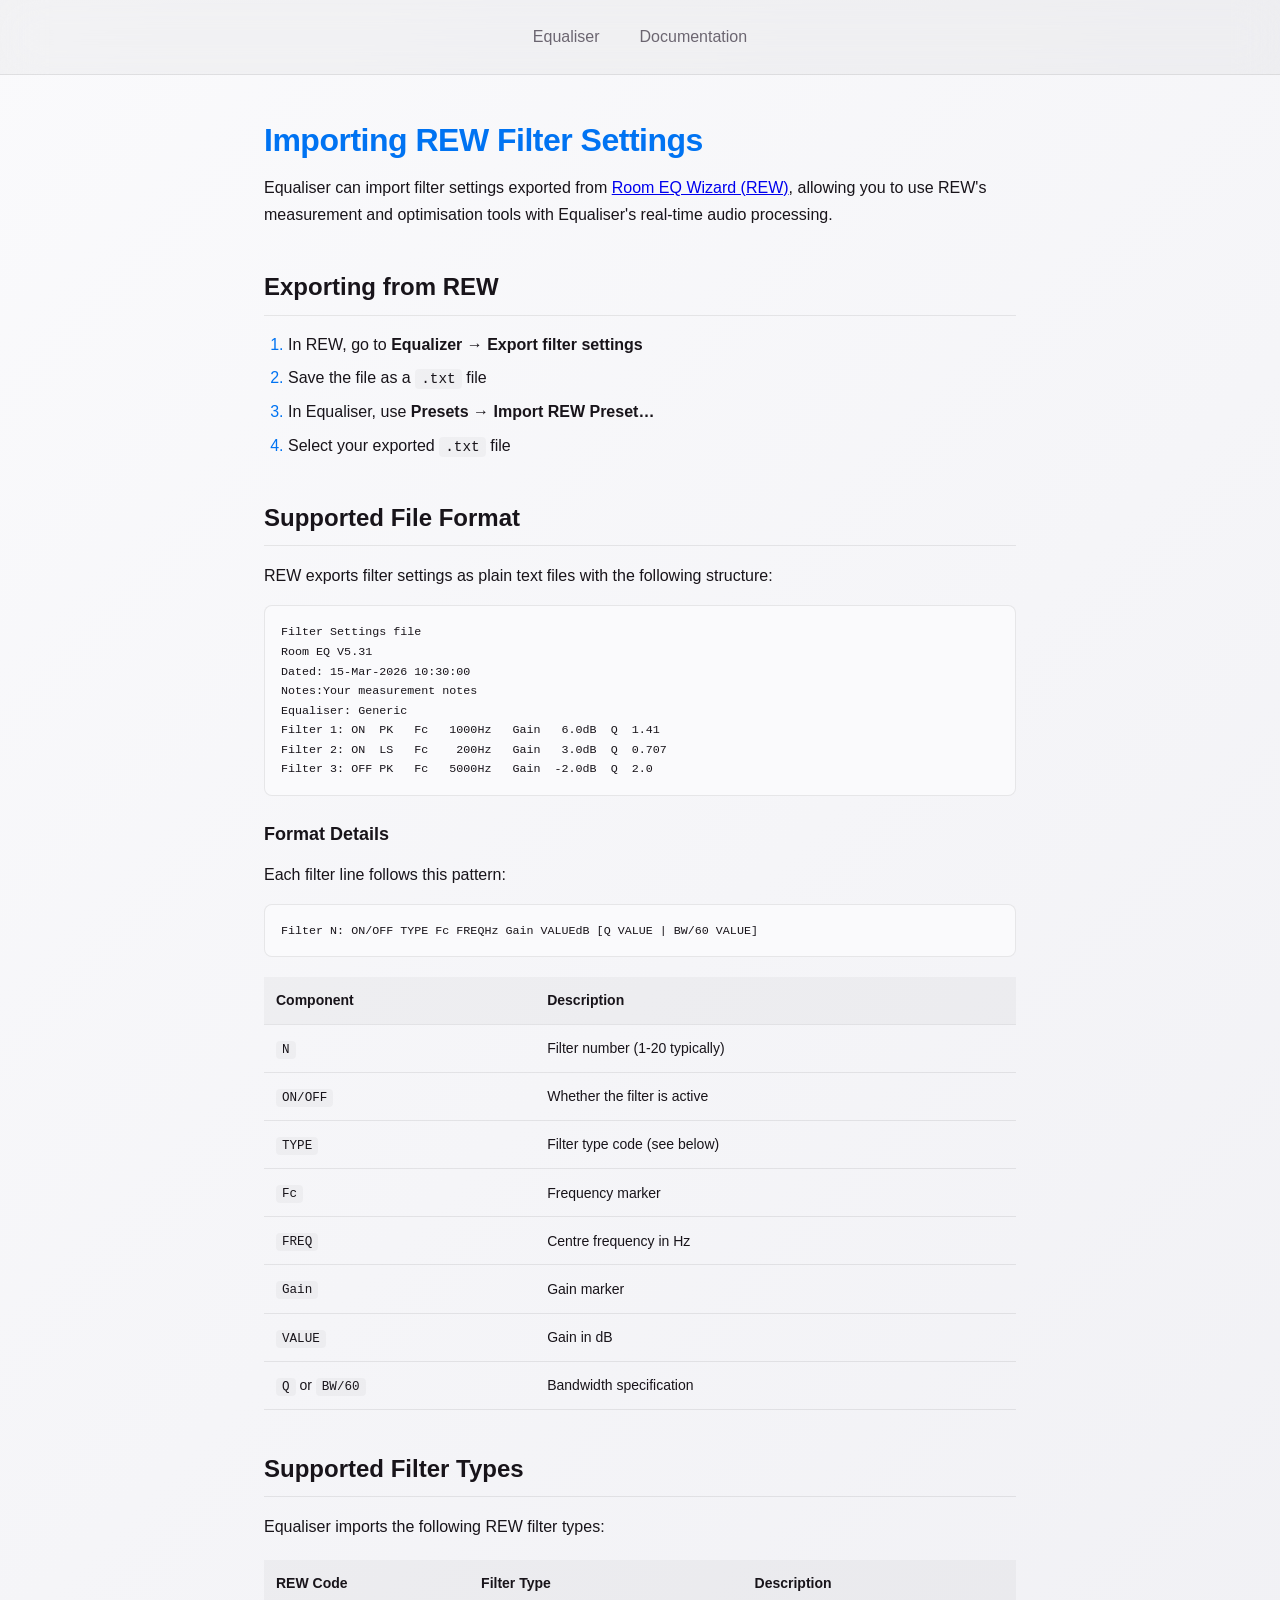
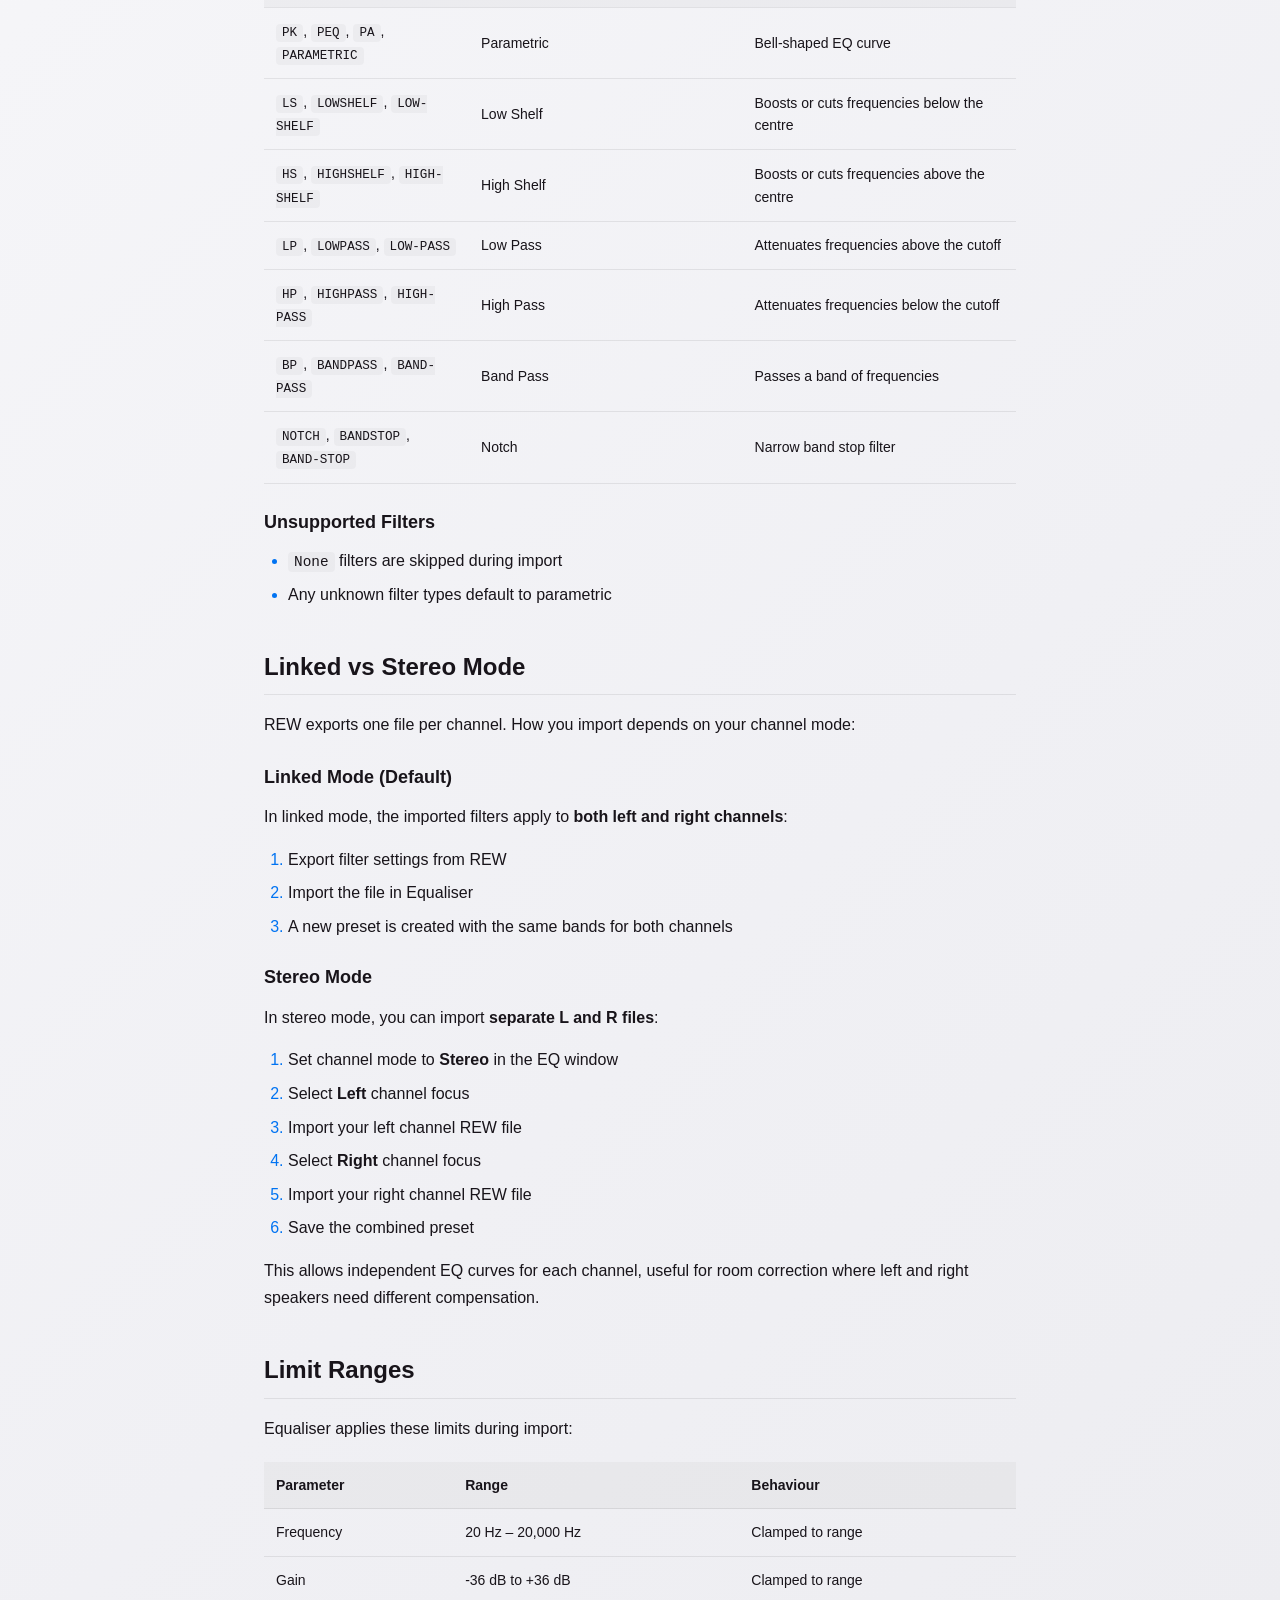
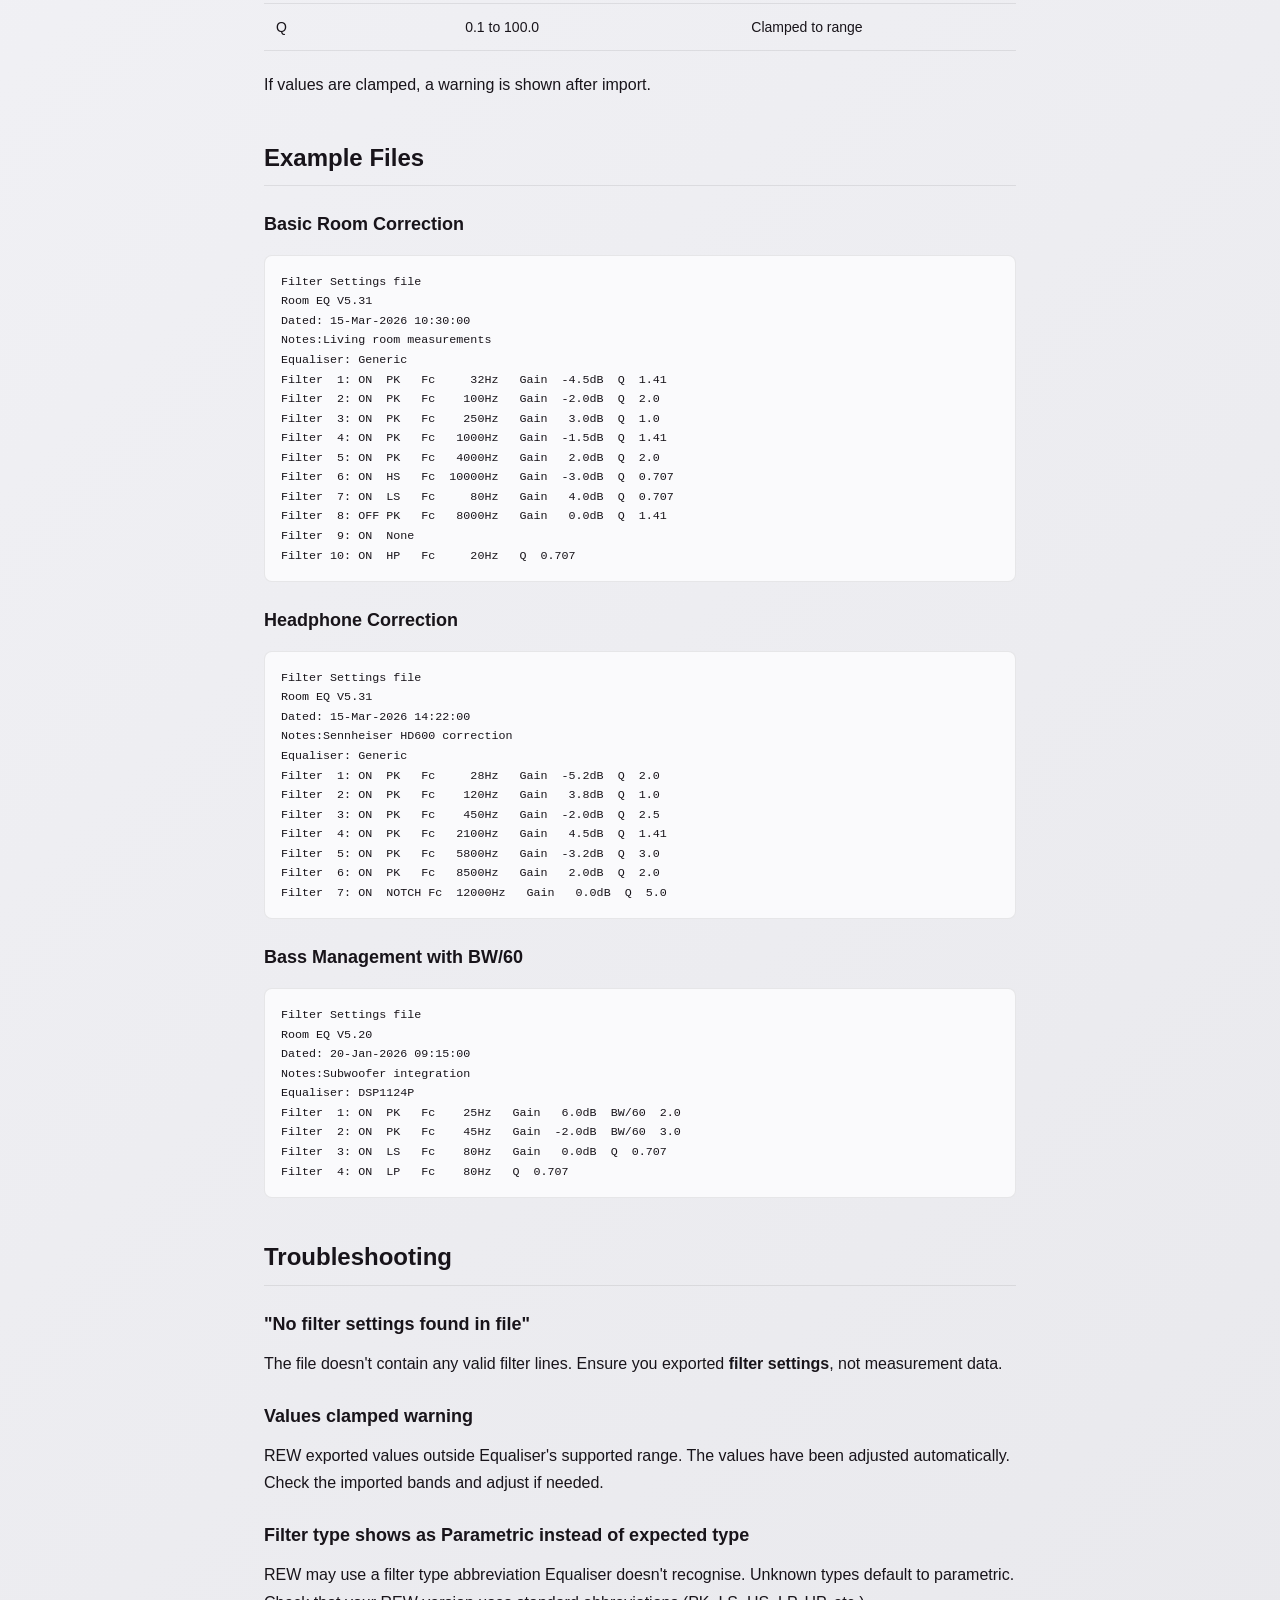
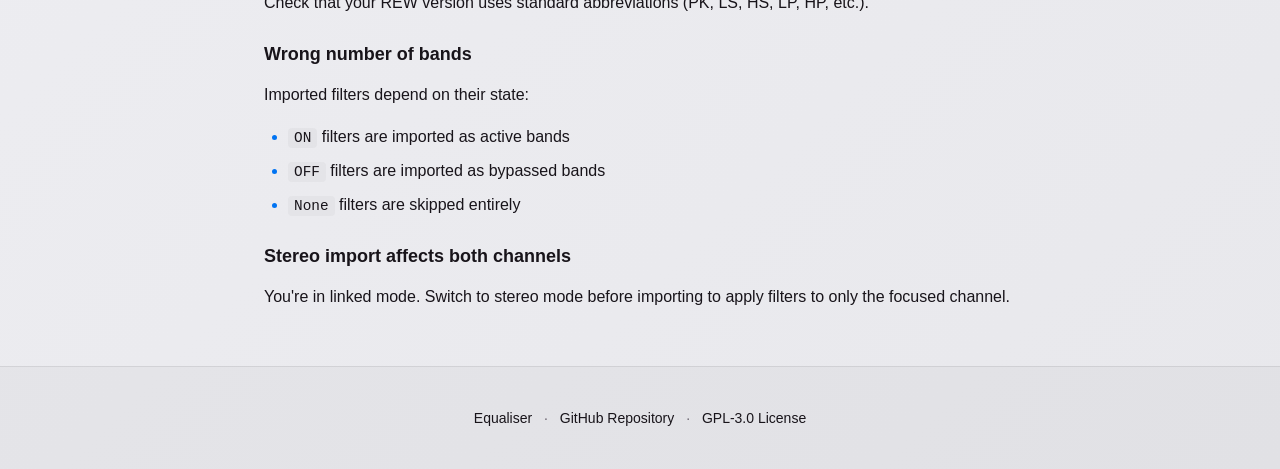
<file: docs/rew-import.html>
<!DOCTYPE html>
<html lang="en">
<head>
    <meta charset="UTF-8">
    <meta name="viewport" content="width=device-width, initial-scale=1.0">
    <title>REW Import - Equaliser Documentation</title>
    <meta name="description" content="Import filter settings from Room EQ Wizard. Learn the supported format and troubleshooting.">
    <link rel="canonical" href="https://equaliser.knage.net/docs/rew-import.html">
    <link rel="stylesheet" href="../style.css?9052eb2">
    <link rel="icon" href="../assets/AppIcon.svg?9052eb2" type="image/svg+xml">
</head>
<body>
    <nav class="site-nav">
        <div class="nav-links">
            <a href="../index.html">Equaliser</a>
            <a href="../docs.html">Documentation</a>
        </div>
    </nav>

    <main class="docs-content">
<h1 id="importing-rew-filter-settings">Importing REW Filter Settings</h1>
<p>Equaliser can import filter settings exported from <a href="https://www.roomeqwizard.com/">Room EQ Wizard (REW)</a>, allowing you to use REW's measurement and optimisation tools with Equaliser's real-time audio processing.</p>
<h2 id="exporting-from-rew">Exporting from REW</h2>
<ol type="1">
<li>In REW, go to <strong>Equalizer</strong> → <strong>Export filter settings</strong></li>
<li>Save the file as a <code>.txt</code> file</li>
<li>In Equaliser, use <strong>Presets</strong> → <strong>Import REW Preset…</strong></li>
<li>Select your exported <code>.txt</code> file</li>
</ol>
<h2 id="supported-file-format">Supported File Format</h2>
<p>REW exports filter settings as plain text files with the following structure:</p>
<pre><code>Filter Settings file
Room EQ V5.31
Dated: 15-Mar-2026 10:30:00
Notes:Your measurement notes
Equaliser: Generic
Filter 1: ON  PK   Fc   1000Hz   Gain   6.0dB  Q  1.41
Filter 2: ON  LS   Fc    200Hz   Gain   3.0dB  Q  0.707
Filter 3: OFF PK   Fc   5000Hz   Gain  -2.0dB  Q  2.0</code></pre>
<h3 id="format-details">Format Details</h3>
<p>Each filter line follows this pattern:</p>
<pre><code>Filter N: ON/OFF TYPE Fc FREQHz Gain VALUEdB [Q VALUE | BW/60 VALUE]</code></pre>
<table>
<thead>
<tr>
<th>Component</th>
<th>Description</th>
</tr>
</thead>
<tbody>
<tr>
<td><code>N</code></td>
<td>Filter number (1-20 typically)</td>
</tr>
<tr>
<td><code>ON/OFF</code></td>
<td>Whether the filter is active</td>
</tr>
<tr>
<td><code>TYPE</code></td>
<td>Filter type code (see below)</td>
</tr>
<tr>
<td><code>Fc</code></td>
<td>Frequency marker</td>
</tr>
<tr>
<td><code>FREQ</code></td>
<td>Centre frequency in Hz</td>
</tr>
<tr>
<td><code>Gain</code></td>
<td>Gain marker</td>
</tr>
<tr>
<td><code>VALUE</code></td>
<td>Gain in dB</td>
</tr>
<tr>
<td><code>Q</code> or <code>BW/60</code></td>
<td>Bandwidth specification</td>
</tr>
</tbody>
</table>
<h2 id="supported-filter-types">Supported Filter Types</h2>
<p>Equaliser imports the following REW filter types:</p>
<table>
<colgroup>
<col style="width: 27%" />
<col style="width: 36%" />
<col style="width: 36%" />
</colgroup>
<thead>
<tr>
<th>REW Code</th>
<th>Filter Type</th>
<th>Description</th>
</tr>
</thead>
<tbody>
<tr>
<td><code>PK</code>, <code>PEQ</code>, <code>PA</code>, <code>PARAMETRIC</code></td>
<td>Parametric</td>
<td>Bell-shaped EQ curve</td>
</tr>
<tr>
<td><code>LS</code>, <code>LOWSHELF</code>, <code>LOW-SHELF</code></td>
<td>Low Shelf</td>
<td>Boosts or cuts frequencies below the centre</td>
</tr>
<tr>
<td><code>HS</code>, <code>HIGHSHELF</code>, <code>HIGH-SHELF</code></td>
<td>High Shelf</td>
<td>Boosts or cuts frequencies above the centre</td>
</tr>
<tr>
<td><code>LP</code>, <code>LOWPASS</code>, <code>LOW-PASS</code></td>
<td>Low Pass</td>
<td>Attenuates frequencies above the cutoff</td>
</tr>
<tr>
<td><code>HP</code>, <code>HIGHPASS</code>, <code>HIGH-PASS</code></td>
<td>High Pass</td>
<td>Attenuates frequencies below the cutoff</td>
</tr>
<tr>
<td><code>BP</code>, <code>BANDPASS</code>, <code>BAND-PASS</code></td>
<td>Band Pass</td>
<td>Passes a band of frequencies</td>
</tr>
<tr>
<td><code>NOTCH</code>, <code>BANDSTOP</code>, <code>BAND-STOP</code></td>
<td>Notch</td>
<td>Narrow band stop filter</td>
</tr>
</tbody>
</table>
<h3 id="unsupported-filters">Unsupported Filters</h3>
<ul>
<li><code>None</code> filters are skipped during import</li>
<li>Any unknown filter types default to parametric</li>
</ul>
<h2 id="linked-vs-stereo-mode">Linked vs Stereo Mode</h2>
<p>REW exports one file per channel. How you import depends on your channel mode:</p>
<h3 id="linked-mode-default">Linked Mode (Default)</h3>
<p>In linked mode, the imported filters apply to <strong>both left and right channels</strong>:</p>
<ol type="1">
<li>Export filter settings from REW</li>
<li>Import the file in Equaliser</li>
<li>A new preset is created with the same bands for both channels</li>
</ol>
<h3 id="stereo-mode">Stereo Mode</h3>
<p>In stereo mode, you can import <strong>separate L and R files</strong>:</p>
<ol type="1">
<li>Set channel mode to <strong>Stereo</strong> in the EQ window</li>
<li>Select <strong>Left</strong> channel focus</li>
<li>Import your left channel REW file</li>
<li>Select <strong>Right</strong> channel focus</li>
<li>Import your right channel REW file</li>
<li>Save the combined preset</li>
</ol>
<p>This allows independent EQ curves for each channel, useful for room correction where left and right speakers need different compensation.</p>
<h2 id="limit-ranges">Limit Ranges</h2>
<p>Equaliser applies these limits during import:</p>
<table>
<thead>
<tr>
<th>Parameter</th>
<th>Range</th>
<th>Behaviour</th>
</tr>
</thead>
<tbody>
<tr>
<td>Frequency</td>
<td>20 Hz – 20,000 Hz</td>
<td>Clamped to range</td>
</tr>
<tr>
<td>Gain</td>
<td>-36 dB to +36 dB</td>
<td>Clamped to range</td>
</tr>
<tr>
<td>Q</td>
<td>0.1 to 100.0</td>
<td>Clamped to range</td>
</tr>
</tbody>
</table>
<p>If values are clamped, a warning is shown after import.</p>
<h2 id="example-files">Example Files</h2>
<h3 id="basic-room-correction">Basic Room Correction</h3>
<pre><code>Filter Settings file
Room EQ V5.31
Dated: 15-Mar-2026 10:30:00
Notes:Living room measurements
Equaliser: Generic
Filter  1: ON  PK   Fc     32Hz   Gain  -4.5dB  Q  1.41
Filter  2: ON  PK   Fc    100Hz   Gain  -2.0dB  Q  2.0
Filter  3: ON  PK   Fc    250Hz   Gain   3.0dB  Q  1.0
Filter  4: ON  PK   Fc   1000Hz   Gain  -1.5dB  Q  1.41
Filter  5: ON  PK   Fc   4000Hz   Gain   2.0dB  Q  2.0
Filter  6: ON  HS   Fc  10000Hz   Gain  -3.0dB  Q  0.707
Filter  7: ON  LS   Fc     80Hz   Gain   4.0dB  Q  0.707
Filter  8: OFF PK   Fc   8000Hz   Gain   0.0dB  Q  1.41
Filter  9: ON  None
Filter 10: ON  HP   Fc     20Hz   Q  0.707</code></pre>
<h3 id="headphone-correction">Headphone Correction</h3>
<pre><code>Filter Settings file
Room EQ V5.31
Dated: 15-Mar-2026 14:22:00
Notes:Sennheiser HD600 correction
Equaliser: Generic
Filter  1: ON  PK   Fc     28Hz   Gain  -5.2dB  Q  2.0
Filter  2: ON  PK   Fc    120Hz   Gain   3.8dB  Q  1.0
Filter  3: ON  PK   Fc    450Hz   Gain  -2.0dB  Q  2.5
Filter  4: ON  PK   Fc   2100Hz   Gain   4.5dB  Q  1.41
Filter  5: ON  PK   Fc   5800Hz   Gain  -3.2dB  Q  3.0
Filter  6: ON  PK   Fc   8500Hz   Gain   2.0dB  Q  2.0
Filter  7: ON  NOTCH Fc  12000Hz   Gain   0.0dB  Q  5.0</code></pre>
<h3 id="bass-management-with-bw60">Bass Management with BW/60</h3>
<pre><code>Filter Settings file
Room EQ V5.20
Dated: 20-Jan-2026 09:15:00
Notes:Subwoofer integration
Equaliser: DSP1124P
Filter  1: ON  PK   Fc    25Hz   Gain   6.0dB  BW/60  2.0
Filter  2: ON  PK   Fc    45Hz   Gain  -2.0dB  BW/60  3.0
Filter  3: ON  LS   Fc    80Hz   Gain   0.0dB  Q  0.707
Filter  4: ON  LP   Fc    80Hz   Q  0.707</code></pre>
<h2 id="troubleshooting">Troubleshooting</h2>
<h3 id="no-filter-settings-found-in-file">"No filter settings found in file"</h3>
<p>The file doesn't contain any valid filter lines. Ensure you exported <strong>filter settings</strong>, not measurement data.</p>
<h3 id="values-clamped-warning">Values clamped warning</h3>
<p>REW exported values outside Equaliser's supported range. The values have been adjusted automatically. Check the imported bands and adjust if needed.</p>
<h3 id="filter-type-shows-as-parametric-instead-of-expected-type">Filter type shows as Parametric instead of expected type</h3>
<p>REW may use a filter type abbreviation Equaliser doesn't recognise. Unknown types default to parametric. Check that your REW version uses standard abbreviations (PK, LS, HS, LP, HP, etc.).</p>
<h3 id="wrong-number-of-bands">Wrong number of bands</h3>
<p>Imported filters depend on their state:</p>
<ul>
<li><code>ON</code> filters are imported as active bands</li>
<li><code>OFF</code> filters are imported as bypassed bands</li>
<li><code>None</code> filters are skipped entirely</li>
</ul>
<h3 id="stereo-import-affects-both-channels">Stereo import affects both channels</h3>
<p>You're in linked mode. Switch to stereo mode before importing to apply filters to only the focused channel.</p>
    </main>

    <footer>
        <p>
            <a href="../index.html">Equaliser</a>
            <span class="separator">·</span>
            <a href="https://github.com/cvknage/equaliser">GitHub Repository</a>
            <span class="separator">·</span>
            <a href="https://github.com/cvknage/equaliser/blob/main/LICENSE">GPL-3.0 License</a>
        </p>
    </footer>
</body>
</html>
</file>
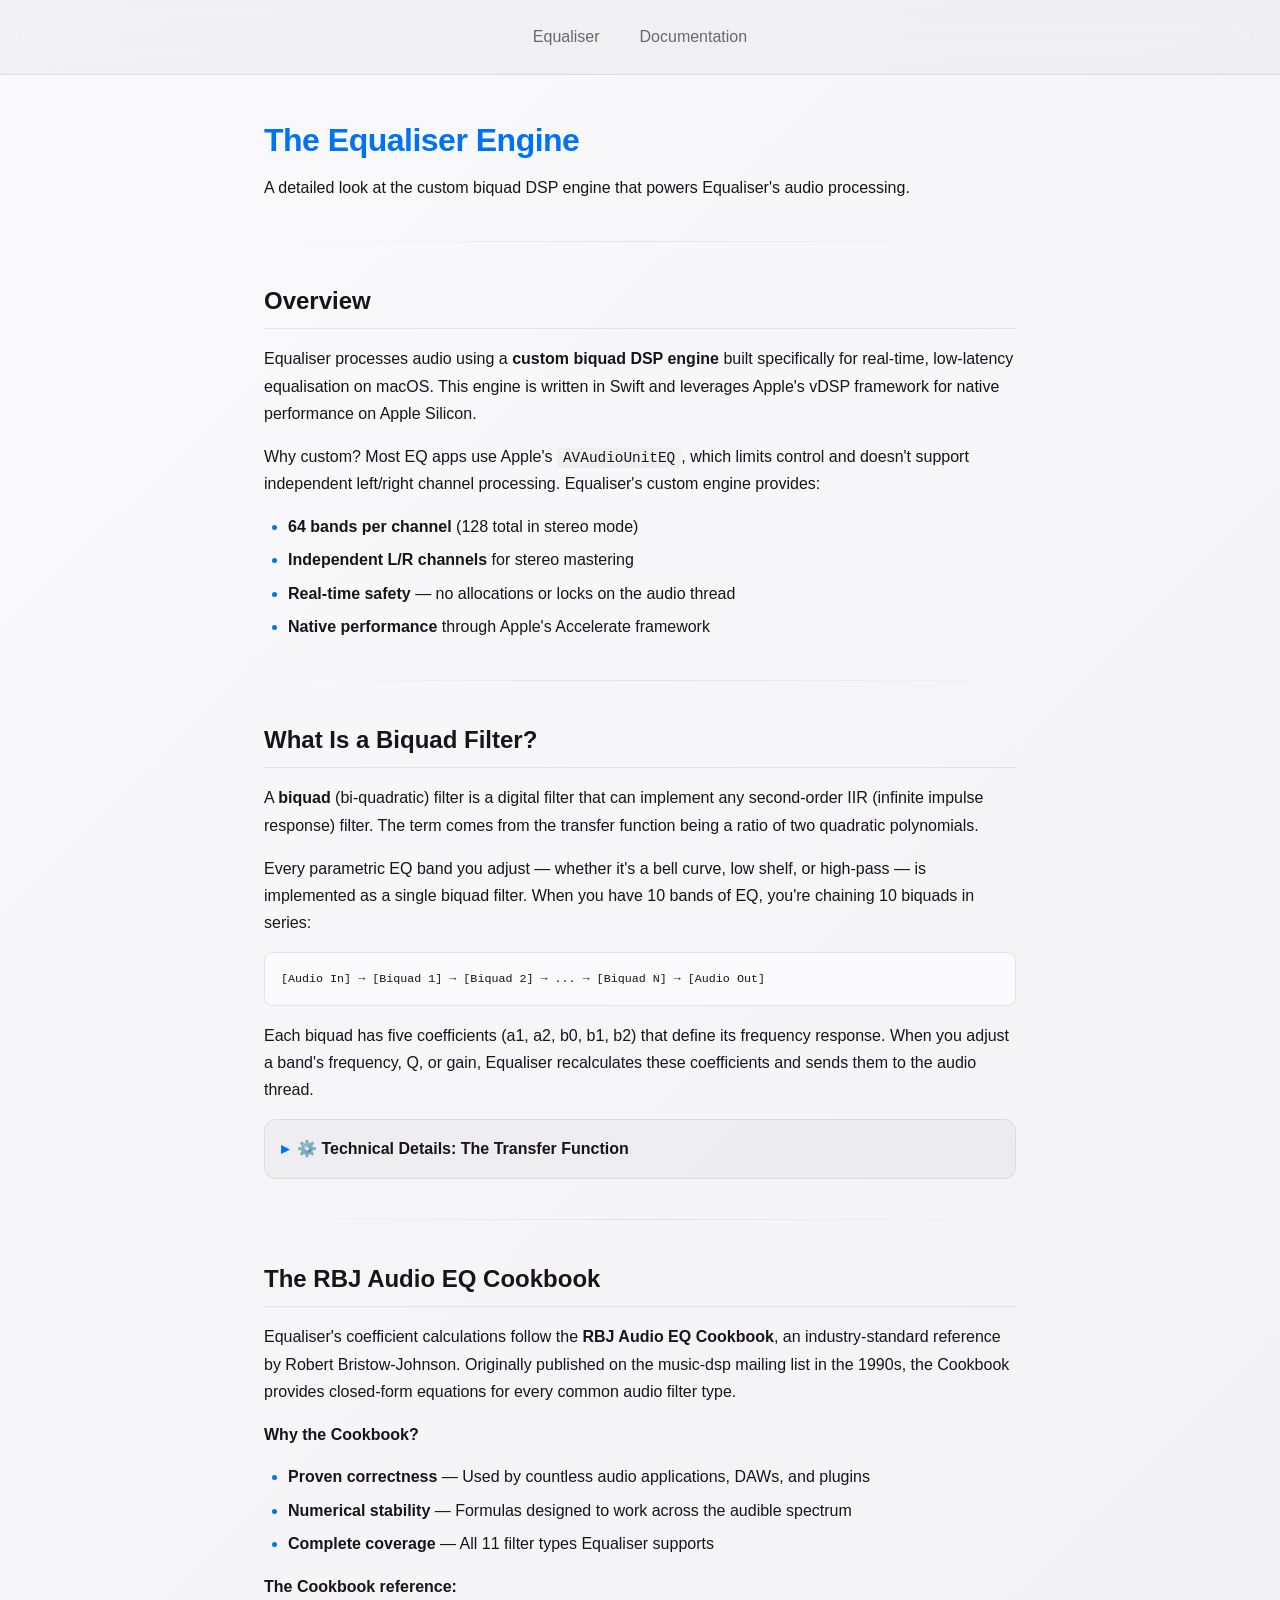
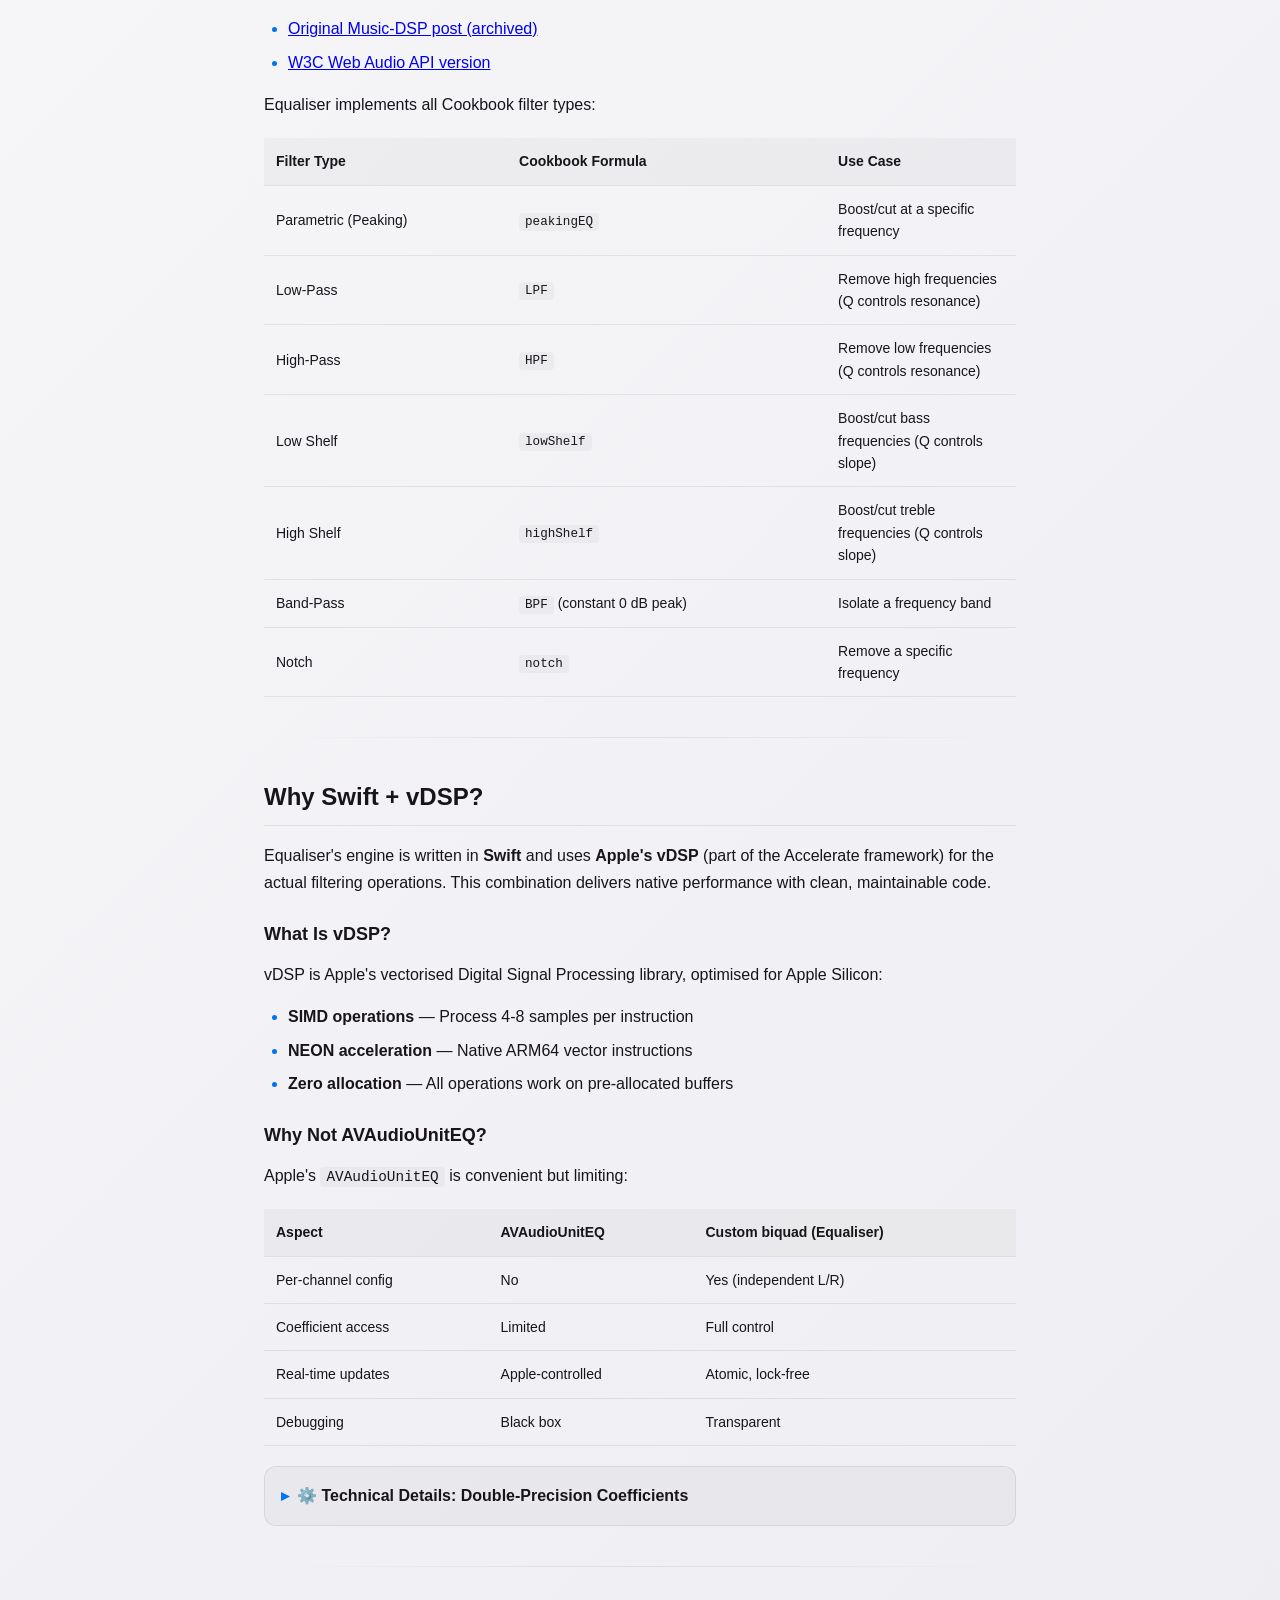
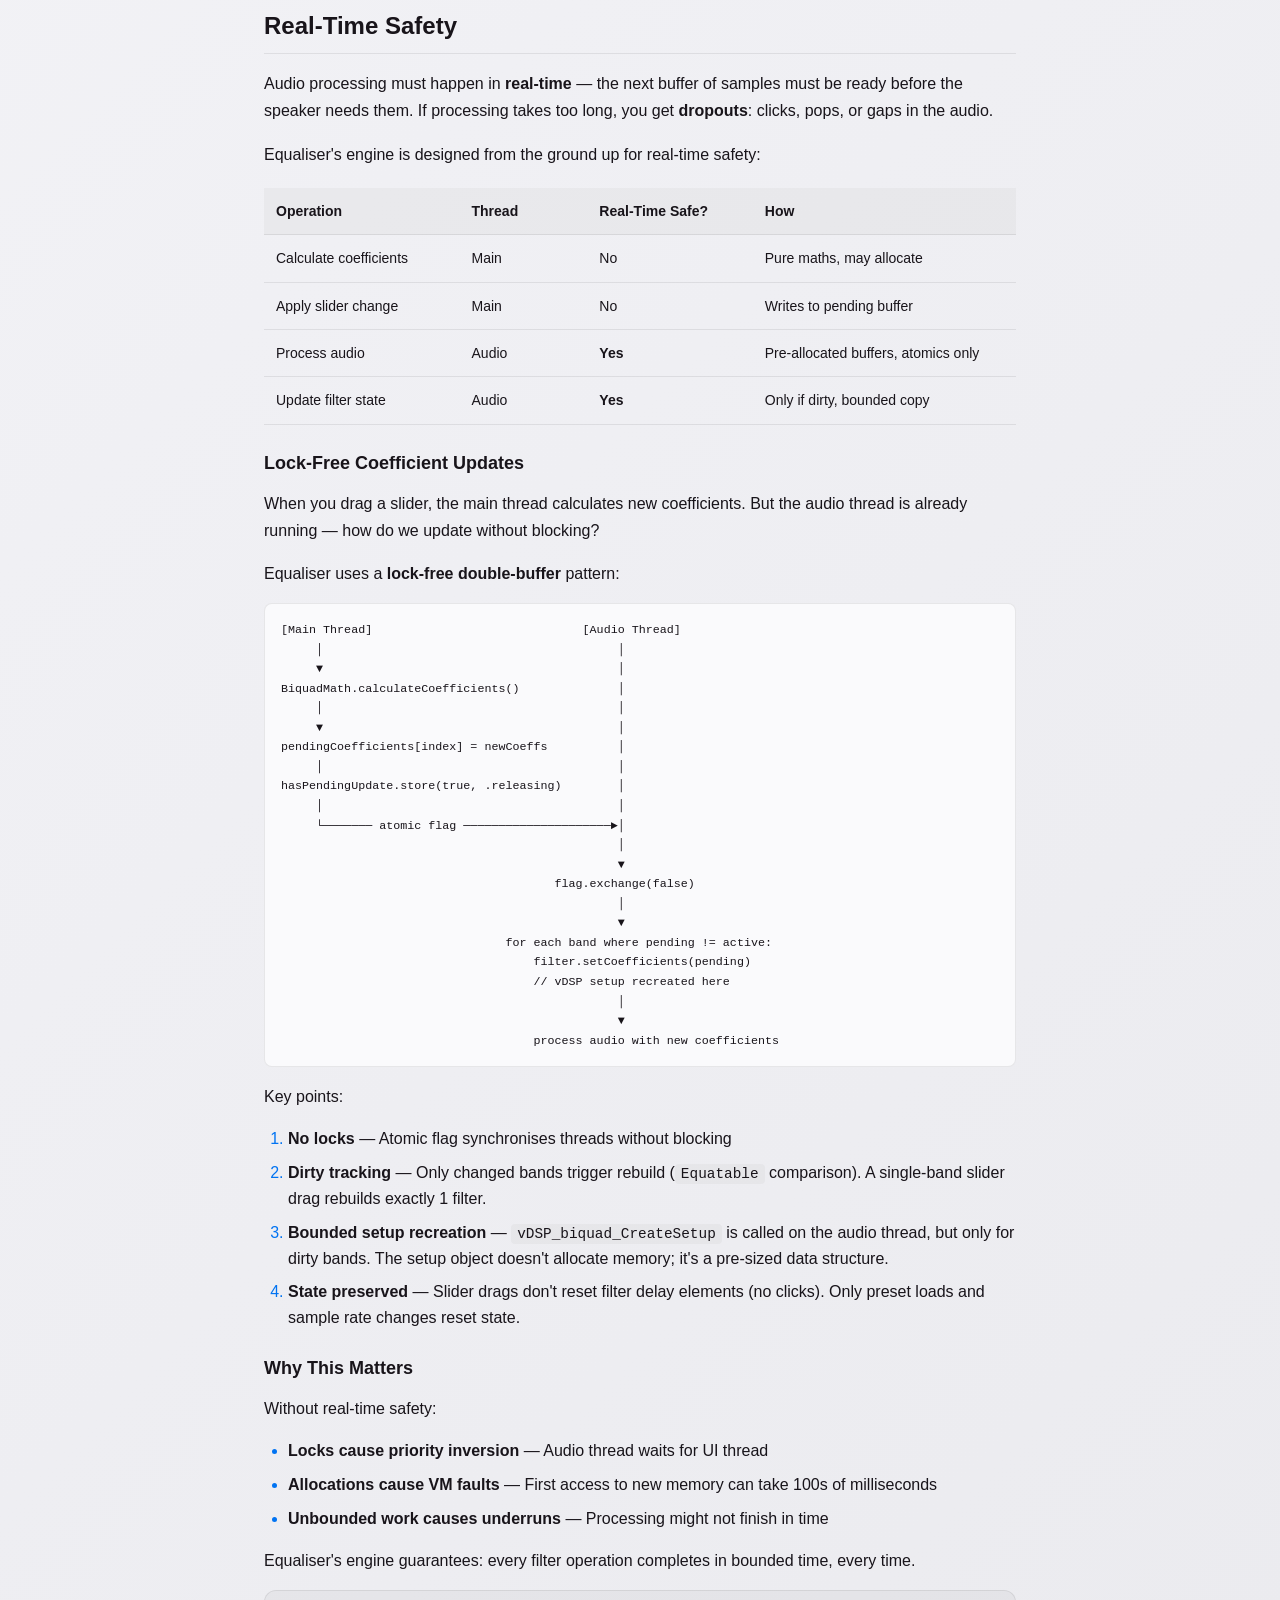
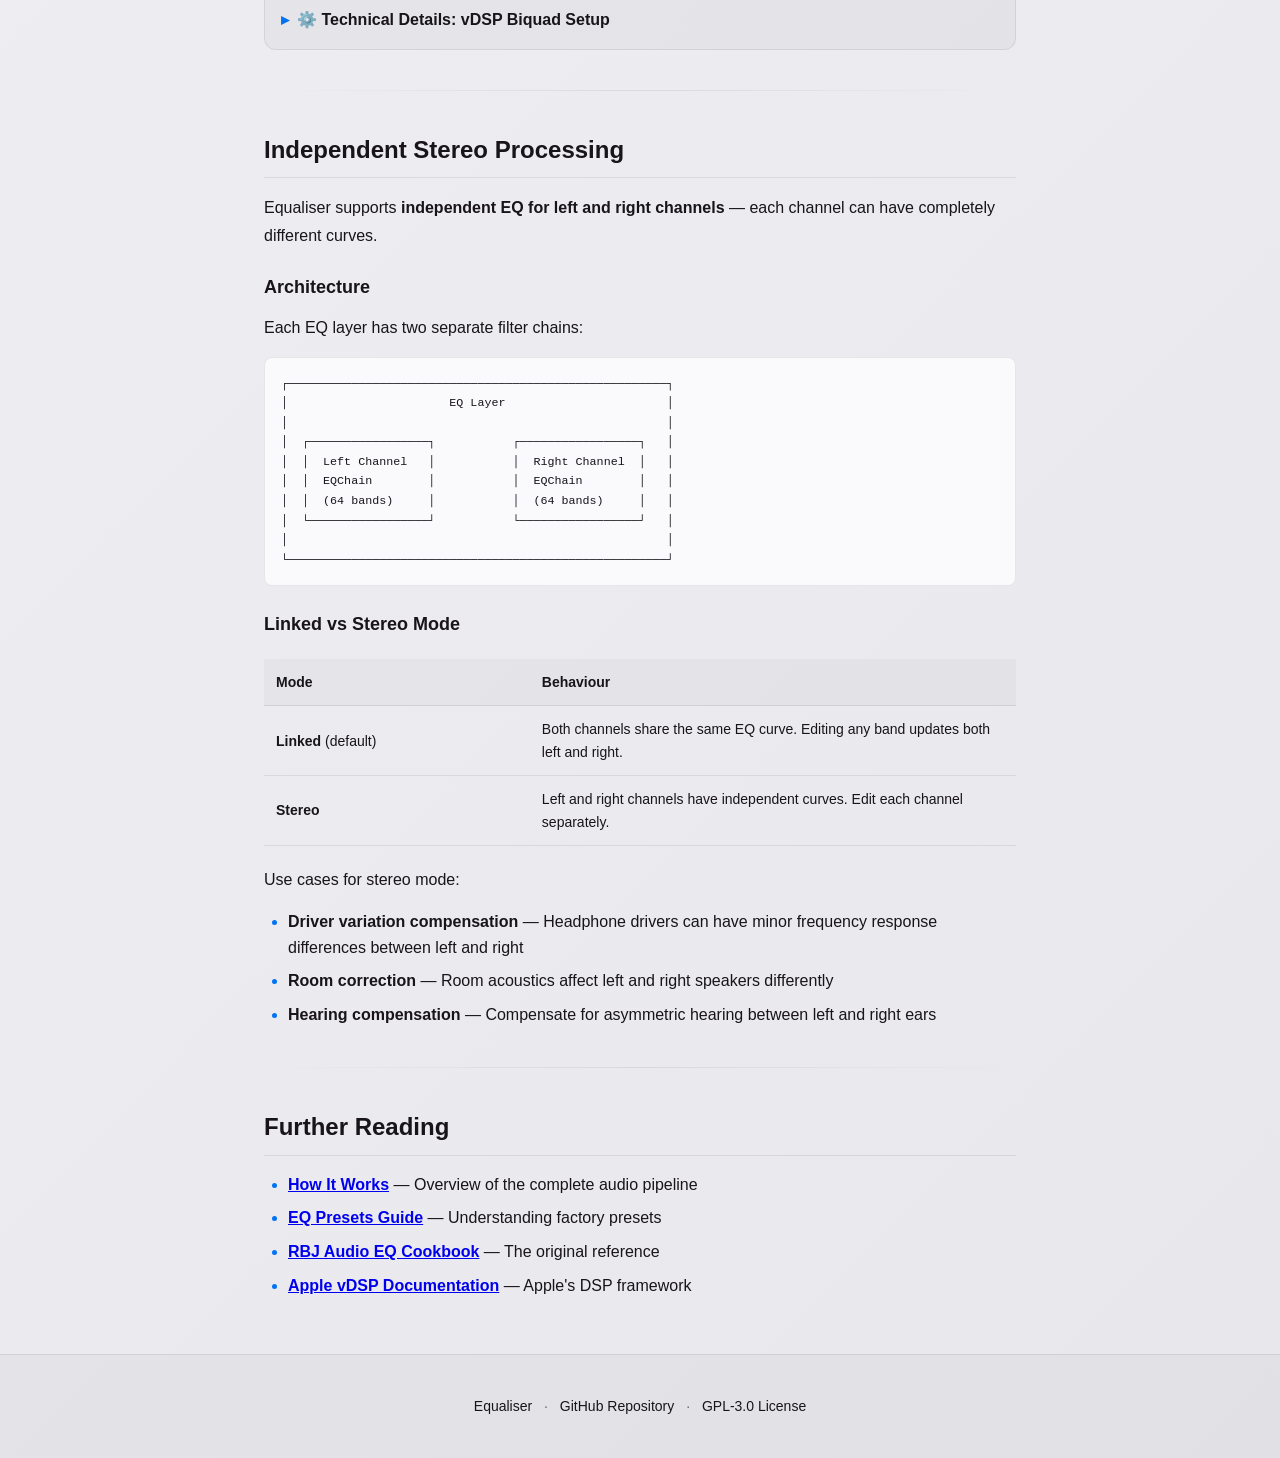
<file: docs/the-eq-engine.html>
<!DOCTYPE html>
<html lang="en">
<head>
    <meta charset="UTF-8">
    <meta name="viewport" content="width=device-width, initial-scale=1.0">
    <title>The EQ Engine - Equaliser Documentation</title>
    <meta name="description" content="A detailed look at the biquad DSP engine that powers Equaliser's audio processing. Learn about filter design, real-time safety, and stereo processing.">
    <link rel="canonical" href="https://equaliser.knage.net/docs/the-eq-engine.html">
    <link rel="stylesheet" href="../style.css?9052eb2">
    <link rel="icon" href="../assets/AppIcon.svg?9052eb2" type="image/svg+xml">
</head>
<body>
    <nav class="site-nav">
        <div class="nav-links">
            <a href="../index.html">Equaliser</a>
            <a href="../docs.html">Documentation</a>
        </div>
    </nav>

    <main class="docs-content">
<h1 id="the-equaliser-engine">The Equaliser Engine</h1>
<p>A detailed look at the custom biquad DSP engine that powers Equaliser's audio processing.</p>
<hr />
<h2 id="overview">Overview</h2>
<p>Equaliser processes audio using a <strong>custom biquad DSP engine</strong> built specifically for real-time, low-latency equalisation on macOS. This engine is written in Swift and leverages Apple's vDSP framework for native performance on Apple Silicon.</p>
<p>Why custom? Most EQ apps use Apple's <code>AVAudioUnitEQ</code>, which limits control and doesn't support independent left/right channel processing. Equaliser's custom engine provides:</p>
<ul>
<li><strong>64 bands per channel</strong> (128 total in stereo mode)</li>
<li><strong>Independent L/R channels</strong> for stereo mastering</li>
<li><strong>Real-time safety</strong> — no allocations or locks on the audio thread</li>
<li><strong>Native performance</strong> through Apple's Accelerate framework</li>
</ul>
<hr />
<h2 id="what-is-a-biquad-filter">What Is a Biquad Filter?</h2>
<p>A <strong>biquad</strong> (bi-quadratic) filter is a digital filter that can implement any second-order IIR (infinite impulse response) filter. The term comes from the transfer function being a ratio of two quadratic polynomials.</p>
<p>Every parametric EQ band you adjust — whether it's a bell curve, low shelf, or high-pass — is implemented as a single biquad filter. When you have 10 bands of EQ, you're chaining 10 biquads in series:</p>
<pre><code>[Audio In] → [Biquad 1] → [Biquad 2] → ... → [Biquad N] → [Audio Out]</code></pre>
<p>Each biquad has five coefficients (a1, a2, b0, b1, b2) that define its frequency response. When you adjust a band's frequency, Q, or gain, Equaliser recalculates these coefficients and sends them to the audio thread.</p>
<details>
<summary>⚙️ Technical Details: The Transfer Function</summary>
<p>A biquad filter is defined by its transfer function in the z-domain:</p>
<pre><code>        b0 + b1·z⁻¹ + b2·z⁻²
H(z) = ─────────────────────
        1 + a1·z⁻¹ + a2·z⁻²</code></pre>
<p>The five coefficients (b0, b1, b2, a1, a2) determine the filter's behaviour:</p>
<ul>
<li><strong>b0, b1, b2</strong>: Feedforward coefficients (numerator)</li>
<li><strong>a1, a2</strong>: Feedback coefficients (denominator)</li>
</ul>
<p>Each sample y[n] is computed from the input x[n] and previous samples:</p>
<pre><code>y[n] = b0·x[n] + b1·x[n-1] + b2·x[n-2] - a1·y[n-1] - a2·y[n-2]</code></pre>
<p>The "delay elements" (x[n-1], y[n-1], etc.) give the filter its memory — this is why IIR filters can achieve steep slopes with few coefficients.</p>
</details>
<hr />
<h2 id="the-rbj-audio-eq-cookbook">The RBJ Audio EQ Cookbook</h2>
<p>Equaliser's coefficient calculations follow the <strong>RBJ Audio EQ Cookbook</strong>, an industry-standard reference by Robert Bristow-Johnson. Originally published on the music-dsp mailing list in the 1990s, the Cookbook provides closed-form equations for every common audio filter type.</p>
<p><strong>Why the Cookbook?</strong></p>
<ul>
<li><strong>Proven correctness</strong> — Used by countless audio applications, DAWs, and plugins</li>
<li><strong>Numerical stability</strong> — Formulas designed to work across the audible spectrum</li>
<li><strong>Complete coverage</strong> — All 11 filter types Equaliser supports</li>
</ul>
<p><strong>The Cookbook reference:</strong></p>
<ul>
<li><a href="https://webaudio.github.io/Audio-EQ-Cookbook/Audio-EQ-Cookbook.txt">Original Music-DSP post (archived)</a></li>
<li><a href="https://webaudio.github.io/Audio-EQ-Cookbook/Audio-EQ-Cookbook.html">W3C Web Audio API version</a></li>
</ul>
<p>Equaliser implements all Cookbook filter types:</p>
<table>
<colgroup>
<col style="width: 32%" />
<col style="width: 42%" />
<col style="width: 25%" />
</colgroup>
<thead>
<tr>
<th>Filter Type</th>
<th>Cookbook Formula</th>
<th>Use Case</th>
</tr>
</thead>
<tbody>
<tr>
<td>Parametric (Peaking)</td>
<td><code>peakingEQ</code></td>
<td>Boost/cut at a specific frequency</td>
</tr>
<tr>
<td>Low-Pass</td>
<td><code>LPF</code></td>
<td>Remove high frequencies (Q controls resonance)</td>
</tr>
<tr>
<td>High-Pass</td>
<td><code>HPF</code></td>
<td>Remove low frequencies (Q controls resonance)</td>
</tr>
<tr>
<td>Low Shelf</td>
<td><code>lowShelf</code></td>
<td>Boost/cut bass frequencies (Q controls slope)</td>
</tr>
<tr>
<td>High Shelf</td>
<td><code>highShelf</code></td>
<td>Boost/cut treble frequencies (Q controls slope)</td>
</tr>
<tr>
<td>Band-Pass</td>
<td><code>BPF</code> (constant 0 dB peak)</td>
<td>Isolate a frequency band</td>
</tr>
<tr>
<td>Notch</td>
<td><code>notch</code></td>
<td>Remove a specific frequency</td>
</tr>
</tbody>
</table>
<hr />
<h2 id="why-swift-vdsp">Why Swift + vDSP?</h2>
<p>Equaliser's engine is written in <strong>Swift</strong> and uses <strong>Apple's vDSP</strong> (part of the Accelerate framework) for the actual filtering operations. This combination delivers native performance with clean, maintainable code.</p>
<h3 id="what-is-vdsp">What Is vDSP?</h3>
<p>vDSP is Apple's vectorised Digital Signal Processing library, optimised for Apple Silicon:</p>
<ul>
<li><strong>SIMD operations</strong> — Process 4-8 samples per instruction</li>
<li><strong>NEON acceleration</strong> — Native ARM64 vector instructions</li>
<li><strong>Zero allocation</strong> — All operations work on pre-allocated buffers</li>
</ul>
<h3 id="why-not-avaudiouniteq">Why Not AVAudioUnitEQ?</h3>
<p>Apple's <code>AVAudioUnitEQ</code> is convenient but limiting:</p>
<table>
<thead>
<tr>
<th>Aspect</th>
<th>AVAudioUnitEQ</th>
<th>Custom biquad (Equaliser)</th>
</tr>
</thead>
<tbody>
<tr>
<td>Per-channel config</td>
<td>No</td>
<td>Yes (independent L/R)</td>
</tr>
<tr>
<td>Coefficient access</td>
<td>Limited</td>
<td>Full control</td>
</tr>
<tr>
<td>Real-time updates</td>
<td>Apple-controlled</td>
<td>Atomic, lock-free</td>
</tr>
<tr>
<td>Debugging</td>
<td>Black box</td>
<td>Transparent</td>
</tr>
</tbody>
</table>
<details>
<summary>⚙️ Technical Details: Double-Precision Coefficients</summary>
<p>Equaliser calculates filter coefficients using <strong>Double</strong> (64-bit) precision, then converts to <strong>Float</strong> (32-bit) for the vDSP operations.</p>
<p>Why Double for calculation?</p>
<ul>
<li><strong>Narrow filters</strong> — A Q of 20 at low frequencies produces very small alpha values. Float precision can introduce audible errors.</li>
<li><strong>Low frequencies</strong> — Near DC, sin(ω) values become tiny. Double maintains precision.</li>
<li><strong>Accurate shelf slopes</strong> — Shelf filters involve sqrt(A) terms that benefit from extra precision.</li>
</ul>
<p>The vDSP biquad function (<code>vDSP_biquad</code>) operates on Float arrays, which is fine for runtime — the audio samples are Float anyway. Only the coefficient calculation benefits from Double.</p>
</details>
<hr />
<h2 id="real-time-safety">Real-Time Safety</h2>
<p>Audio processing must happen in <strong>real-time</strong> — the next buffer of samples must be ready before the speaker needs them. If processing takes too long, you get <strong>dropouts</strong>: clicks, pops, or gaps in the audio.</p>
<p>Equaliser's engine is designed from the ground up for real-time safety:</p>
<table>
<colgroup>
<col style="width: 26%" />
<col style="width: 17%" />
<col style="width: 22%" />
<col style="width: 35%" />
</colgroup>
<thead>
<tr>
<th>Operation</th>
<th>Thread</th>
<th>Real-Time Safe?</th>
<th>How</th>
</tr>
</thead>
<tbody>
<tr>
<td>Calculate coefficients</td>
<td>Main</td>
<td>No</td>
<td>Pure maths, may allocate</td>
</tr>
<tr>
<td>Apply slider change</td>
<td>Main</td>
<td>No</td>
<td>Writes to pending buffer</td>
</tr>
<tr>
<td>Process audio</td>
<td>Audio</td>
<td><strong>Yes</strong></td>
<td>Pre-allocated buffers, atomics only</td>
</tr>
<tr>
<td>Update filter state</td>
<td>Audio</td>
<td><strong>Yes</strong></td>
<td>Only if dirty, bounded copy</td>
</tr>
</tbody>
</table>
<h3 id="lock-free-coefficient-updates">Lock-Free Coefficient Updates</h3>
<p>When you drag a slider, the main thread calculates new coefficients. But the audio thread is already running — how do we update without blocking?</p>
<p>Equaliser uses a <strong>lock-free double-buffer</strong> pattern:</p>
<pre><code>[Main Thread]                              [Audio Thread]
     │                                          │
     ▼                                          │
BiquadMath.calculateCoefficients()              │
     │                                          │
     ▼                                          │
pendingCoefficients[index] = newCoeffs          │
     │                                          │
hasPendingUpdate.store(true, .releasing)        │
     │                                          │
     └─────── atomic flag ─────────────────────►│
                                                │
                                                ▼
                                       flag.exchange(false)
                                                │
                                                ▼
                                for each band where pending != active:
                                    filter.setCoefficients(pending)
                                    // vDSP setup recreated here
                                                │
                                                ▼
                                    process audio with new coefficients</code></pre>
<p>Key points:</p>
<ol type="1">
<li><strong>No locks</strong> — Atomic flag synchronises threads without blocking</li>
<li><strong>Dirty tracking</strong> — Only changed bands trigger rebuild (<code>Equatable</code> comparison). A single-band slider drag rebuilds exactly 1 filter.</li>
<li><strong>Bounded setup recreation</strong> — <code>vDSP_biquad_CreateSetup</code> is called on the audio thread, but only for dirty bands. The setup object doesn't allocate memory; it's a pre-sized data structure.</li>
<li><strong>State preserved</strong> — Slider drags don't reset filter delay elements (no clicks). Only preset loads and sample rate changes reset state.</li>
</ol>
<h3 id="why-this-matters">Why This Matters</h3>
<p>Without real-time safety:</p>
<ul>
<li><strong>Locks cause priority inversion</strong> — Audio thread waits for UI thread</li>
<li><strong>Allocations cause VM faults</strong> — First access to new memory can take 100s of milliseconds</li>
<li><strong>Unbounded work causes underruns</strong> — Processing might not finish in time</li>
</ul>
<p>Equaliser's engine guarantees: every filter operation completes in bounded time, every time.</p>
<details>
<summary>⚙️ Technical Details: vDSP Biquad Setup</summary>
<p>Each biquad filter requires a <strong>setup object</strong> (<code>vDSP_biquad_Setup</code>) that holds internal state. Creating and destroying these objects is expensive.</p>
<p>Equaliser's <code>BiquadFilter</code> manages this carefully:</p>
<pre><code>// Init: create setup once
let setup = vDSP_biquad_CreateSetup(&amp;coefficients, 1, .intersect)

// Runtime: reuse setup, only update coefficients
vDSP_biquad(setup, &amp;input, &amp;output, 1, frameCount)

// Coefficients change: destroy old setup, create new one
vDSP_biquad_DestroySetup(setup)
let newSetup = vDSP_biquad_CreateSetup(&amp;newCoefficients, 1, .intersect)</code></pre>
<p>The setup is only recreated when coefficients actually change, and the old setup is kept valid until the new one is ready. This prevents any gap in processing.</p>
</details>
<hr />
<h2 id="independent-stereo-processing">Independent Stereo Processing</h2>
<p>Equaliser supports <strong>independent EQ for left and right channels</strong> — each channel can have completely different curves.</p>
<h3 id="architecture">Architecture</h3>
<p>Each EQ layer has two separate filter chains:</p>
<pre><code>┌──────────────────────────────────────────────────────┐
│                       EQ Layer                       │
│                                                      │
│  ┌─────────────────┐           ┌─────────────────┐   │
│  │  Left Channel   │           │  Right Channel  │   │
│  │  EQChain        │           │  EQChain        │   │
│  │  (64 bands)     │           │  (64 bands)     │   │
│  └─────────────────┘           └─────────────────┘   │
│                                                      │
└──────────────────────────────────────────────────────┘</code></pre>
<h3 id="linked-vs-stereo-mode">Linked vs Stereo Mode</h3>
<table>
<colgroup>
<col style="width: 35%" />
<col style="width: 64%" />
</colgroup>
<thead>
<tr>
<th>Mode</th>
<th>Behaviour</th>
</tr>
</thead>
<tbody>
<tr>
<td><strong>Linked</strong> (default)</td>
<td>Both channels share the same EQ curve. Editing any band updates both left and right.</td>
</tr>
<tr>
<td><strong>Stereo</strong></td>
<td>Left and right channels have independent curves. Edit each channel separately.</td>
</tr>
</tbody>
</table>
<p>Use cases for stereo mode:</p>
<ul>
<li><strong>Driver variation compensation</strong> — Headphone drivers can have minor frequency response differences between left and right</li>
<li><strong>Room correction</strong> — Room acoustics affect left and right speakers differently</li>
<li><strong>Hearing compensation</strong> — Compensate for asymmetric hearing between left and right ears</li>
</ul>
<hr />
<h2 id="further-reading">Further Reading</h2>
<ul>
<li><strong><a href="how-it-works.html">How It Works</a></strong> — Overview of the complete audio pipeline</li>
<li><strong><a href="eq-presets-guide.html">EQ Presets Guide</a></strong> — Understanding factory presets</li>
<li><strong><a href="https://webaudio.github.io/Audio-EQ-Cookbook/Audio-EQ-Cookbook.txt">RBJ Audio EQ Cookbook</a></strong> — The original reference</li>
<li><strong><a href="https://developer.apple.com/documentation/accelerate/vdsp">Apple vDSP Documentation</a></strong> — Apple's DSP framework</li>
</ul>
    </main>

    <footer>
        <p>
            <a href="../index.html">Equaliser</a>
            <span class="separator">·</span>
            <a href="https://github.com/cvknage/equaliser">GitHub Repository</a>
            <span class="separator">·</span>
            <a href="https://github.com/cvknage/equaliser/blob/main/LICENSE">GPL-3.0 License</a>
        </p>
    </footer>
</body>
</html>
</file>
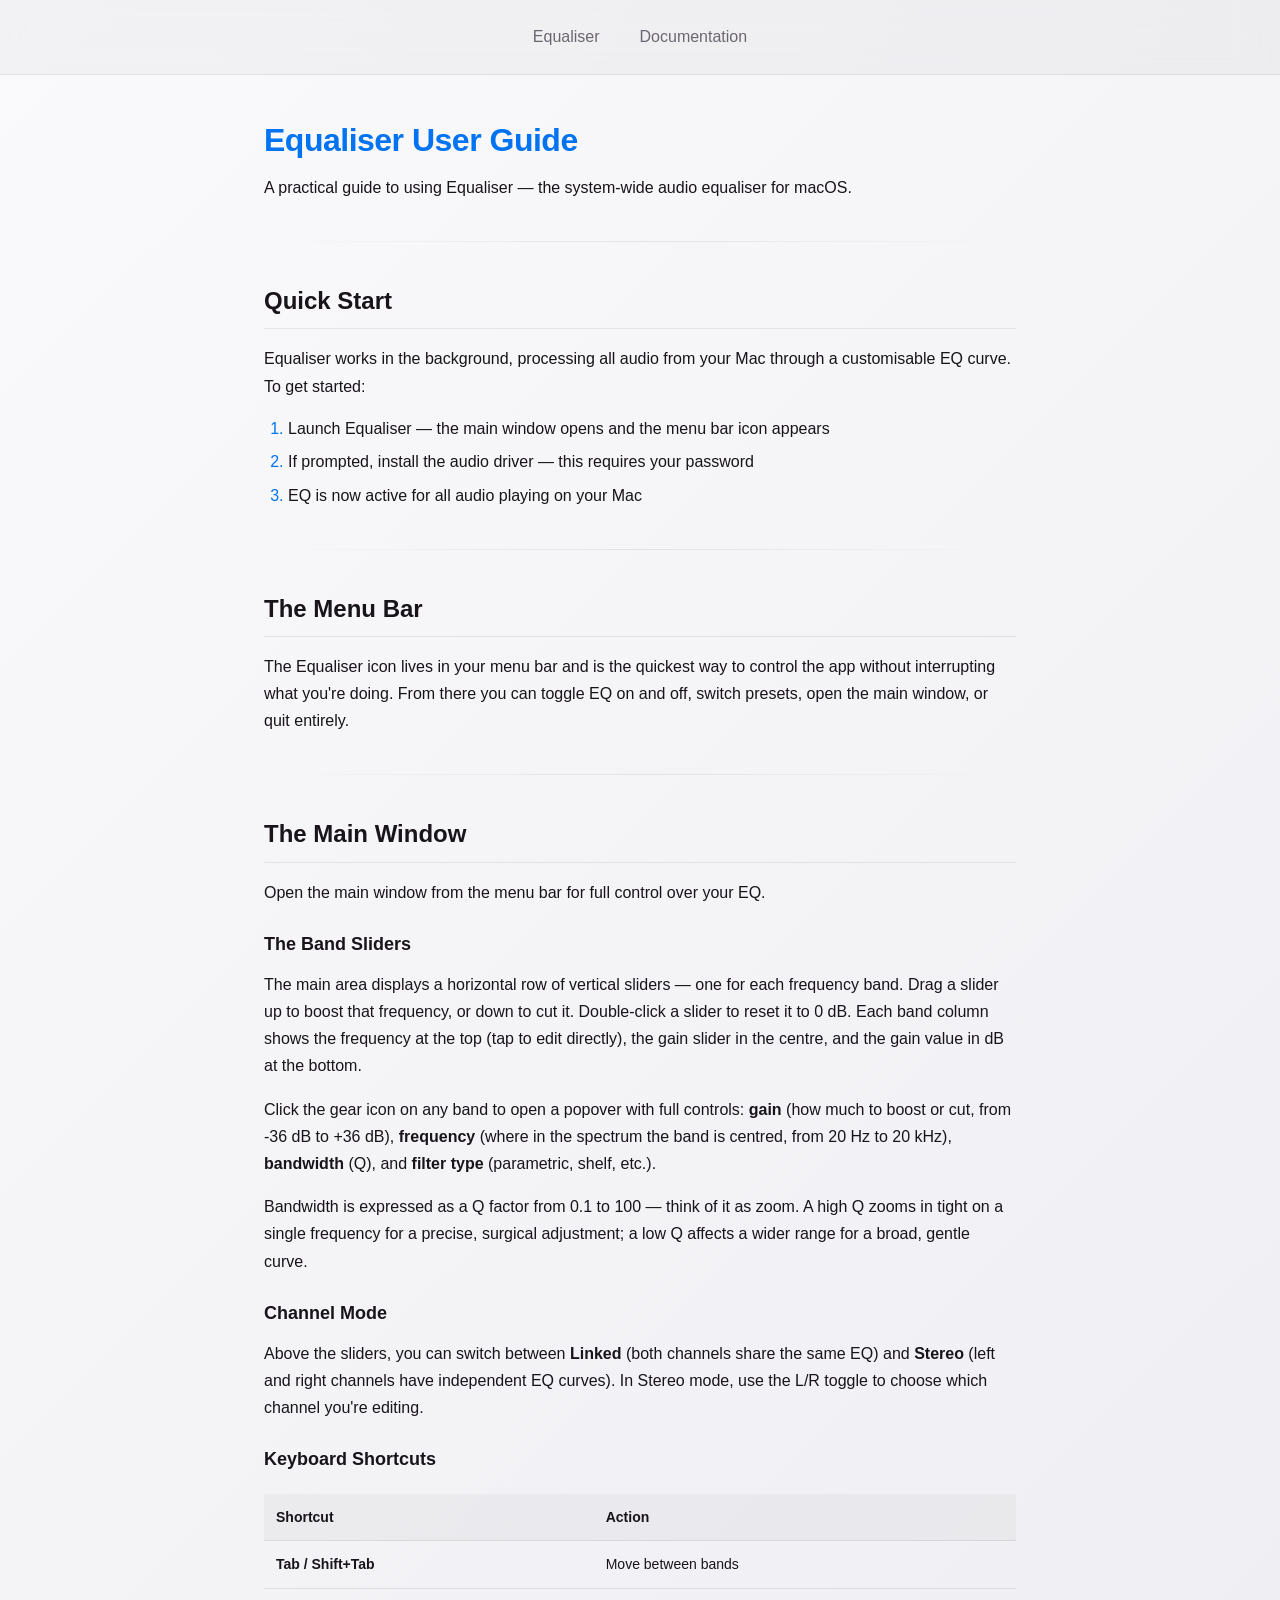
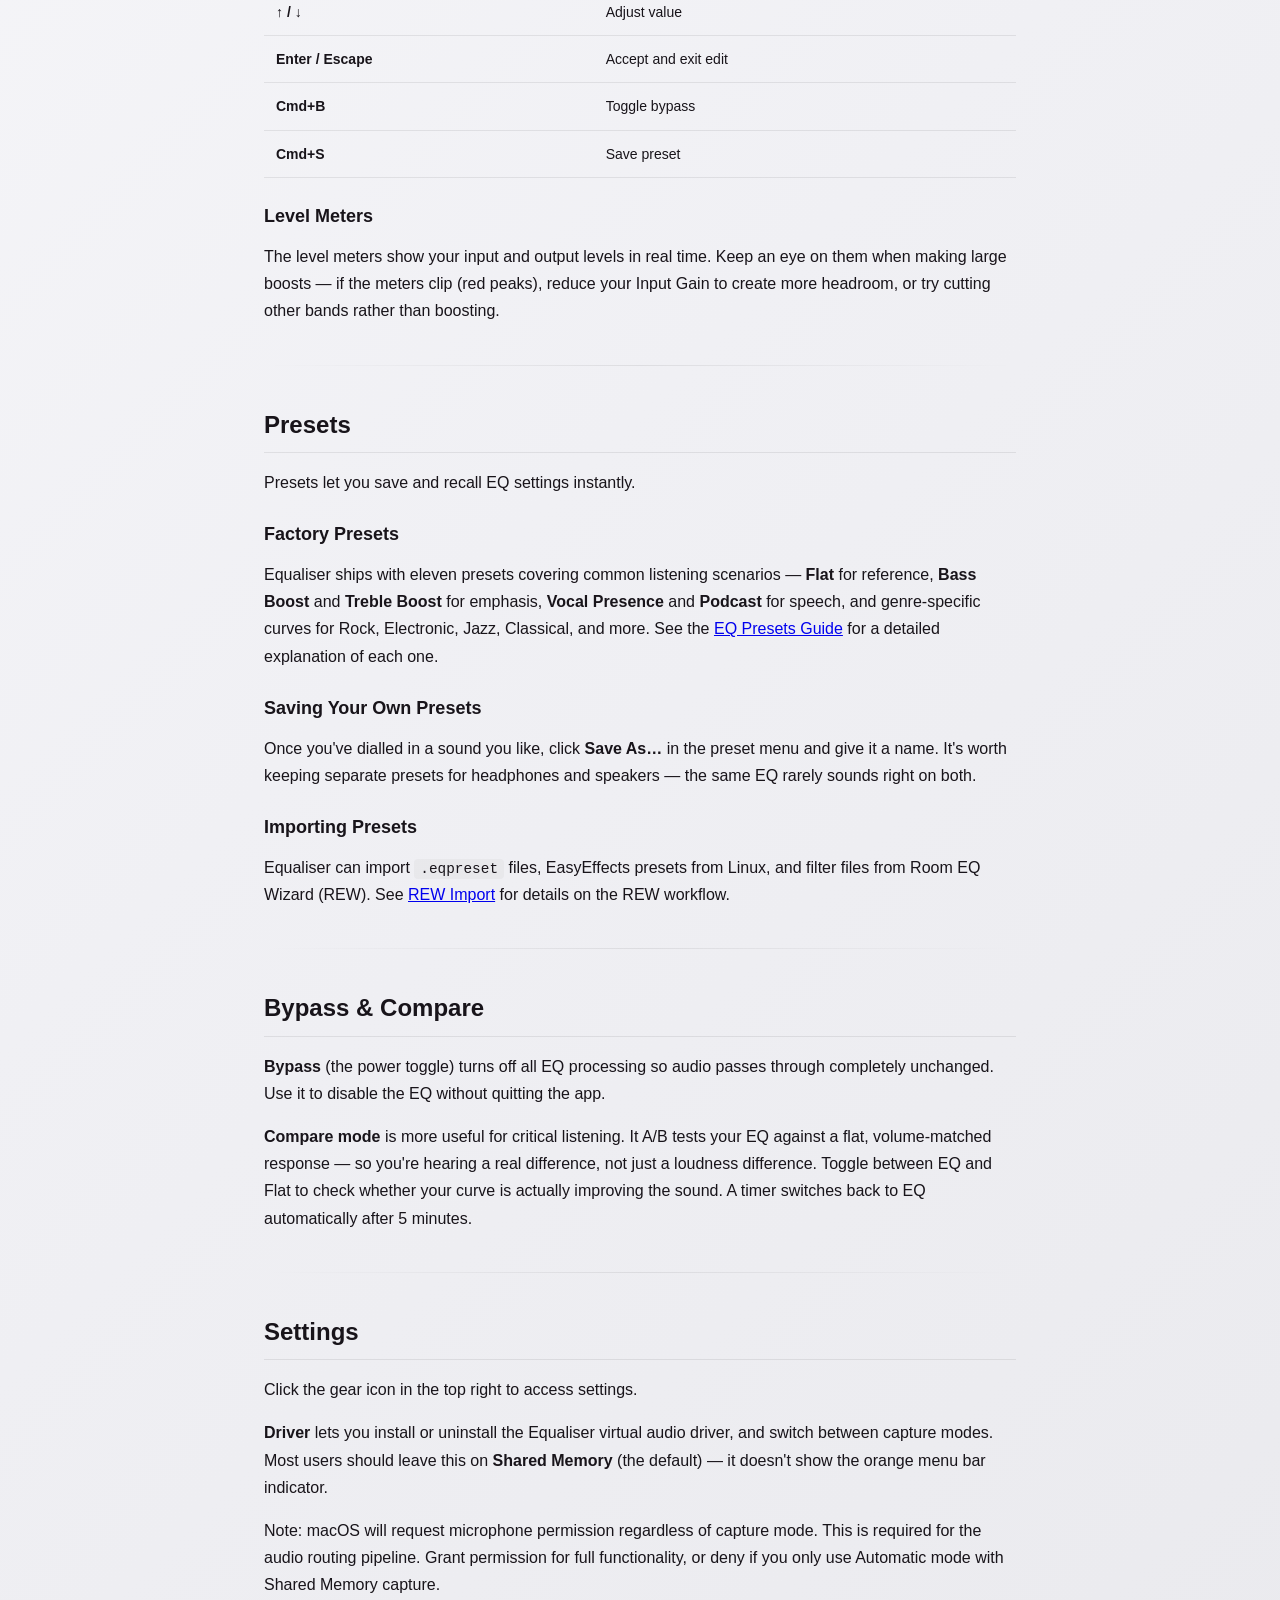
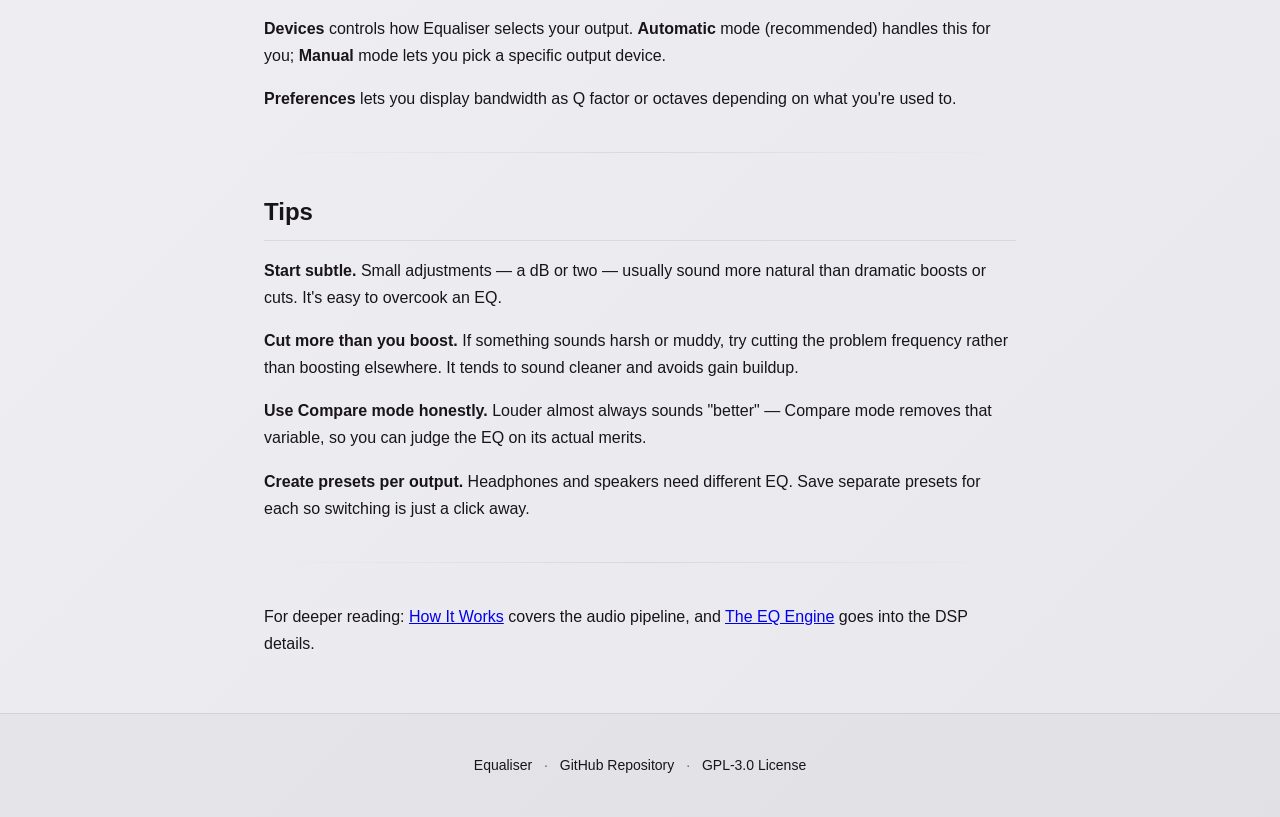
<file: docs/user-guide.html>
<!DOCTYPE html>
<html lang="en">
<head>
    <meta charset="UTF-8">
    <meta name="viewport" content="width=device-width, initial-scale=1.0">
    <title>User Guide - Equaliser Documentation</title>
    <meta name="description" content="A practical guide to using Equaliser. Learn about the menu bar controls, main window features, presets, bypass and compare modes, and essential tips.">
    <link rel="canonical" href="https://equaliser.knage.net/docs/user-guide.html">
    <link rel="stylesheet" href="../style.css?9052eb2">
    <link rel="icon" href="../assets/AppIcon.svg?9052eb2" type="image/svg+xml">
</head>
<body>
    <nav class="site-nav">
        <div class="nav-links">
            <a href="../index.html">Equaliser</a>
            <a href="../docs.html">Documentation</a>
        </div>
    </nav>

    <main class="docs-content">
<h1 id="equaliser-user-guide">Equaliser User Guide</h1>
<p>A practical guide to using Equaliser — the system-wide audio equaliser for macOS.</p>
<hr />
<h2 id="quick-start">Quick Start</h2>
<p>Equaliser works in the background, processing all audio from your Mac through a customisable EQ curve. To get started:</p>
<ol type="1">
<li>Launch Equaliser — the main window opens and the menu bar icon appears</li>
<li>If prompted, install the audio driver — this requires your password</li>
<li>EQ is now active for all audio playing on your Mac</li>
</ol>
<hr />
<h2 id="the-menu-bar">The Menu Bar</h2>
<p>The Equaliser icon lives in your menu bar and is the quickest way to control the app without interrupting what you're doing. From there you can toggle EQ on and off, switch presets, open the main window, or quit entirely.</p>
<hr />
<h2 id="the-main-window">The Main Window</h2>
<p>Open the main window from the menu bar for full control over your EQ.</p>
<h3 id="the-band-sliders">The Band Sliders</h3>
<p>The main area displays a horizontal row of vertical sliders — one for each frequency band. Drag a slider up to boost that frequency, or down to cut it. Double-click a slider to reset it to 0 dB. Each band column shows the frequency at the top (tap to edit directly), the gain slider in the centre, and the gain value in dB at the bottom.</p>
<p>Click the gear icon on any band to open a popover with full controls: <strong>gain</strong> (how much to boost or cut, from -36 dB to +36 dB), <strong>frequency</strong> (where in the spectrum the band is centred, from 20 Hz to 20 kHz), <strong>bandwidth</strong> (Q), and <strong>filter type</strong> (parametric, shelf, etc.).</p>
<p>Bandwidth is expressed as a Q factor from 0.1 to 100 — think of it as zoom. A high Q zooms in tight on a single frequency for a precise, surgical adjustment; a low Q affects a wider range for a broad, gentle curve.</p>
<h3 id="channel-mode">Channel Mode</h3>
<p>Above the sliders, you can switch between <strong>Linked</strong> (both channels share the same EQ) and <strong>Stereo</strong> (left and right channels have independent EQ curves). In Stereo mode, use the L/R toggle to choose which channel you're editing.</p>
<h3 id="keyboard-shortcuts">Keyboard Shortcuts</h3>
<table>
<thead>
<tr>
<th>Shortcut</th>
<th>Action</th>
</tr>
</thead>
<tbody>
<tr>
<td><strong>Tab / Shift+Tab</strong></td>
<td>Move between bands</td>
</tr>
<tr>
<td><strong>↑ / ↓</strong></td>
<td>Adjust value</td>
</tr>
<tr>
<td><strong>Enter / Escape</strong></td>
<td>Accept and exit edit</td>
</tr>
<tr>
<td><strong>Cmd+B</strong></td>
<td>Toggle bypass</td>
</tr>
<tr>
<td><strong>Cmd+S</strong></td>
<td>Save preset</td>
</tr>
</tbody>
</table>
<h3 id="level-meters">Level Meters</h3>
<p>The level meters show your input and output levels in real time. Keep an eye on them when making large boosts — if the meters clip (red peaks), reduce your Input Gain to create more headroom, or try cutting other bands rather than boosting.</p>
<hr />
<h2 id="presets">Presets</h2>
<p>Presets let you save and recall EQ settings instantly.</p>
<h3 id="factory-presets">Factory Presets</h3>
<p>Equaliser ships with eleven presets covering common listening scenarios — <strong>Flat</strong> for reference, <strong>Bass Boost</strong> and <strong>Treble Boost</strong> for emphasis, <strong>Vocal Presence</strong> and <strong>Podcast</strong> for speech, and genre-specific curves for Rock, Electronic, Jazz, Classical, and more. See the <a href="eq-presets-guide.html">EQ Presets Guide</a> for a detailed explanation of each one.</p>
<h3 id="saving-your-own-presets">Saving Your Own Presets</h3>
<p>Once you've dialled in a sound you like, click <strong>Save As…</strong> in the preset menu and give it a name. It's worth keeping separate presets for headphones and speakers — the same EQ rarely sounds right on both.</p>
<h3 id="importing-presets">Importing Presets</h3>
<p>Equaliser can import <code>.eqpreset</code> files, EasyEffects presets from Linux, and filter files from Room EQ Wizard (REW). See <a href="rew-import.html">REW Import</a> for details on the REW workflow.</p>
<hr />
<h2 id="bypass-compare">Bypass &amp; Compare</h2>
<p><strong>Bypass</strong> (the power toggle) turns off all EQ processing so audio passes through completely unchanged. Use it to disable the EQ without quitting the app.</p>
<p><strong>Compare mode</strong> is more useful for critical listening. It A/B tests your EQ against a flat, volume-matched response — so you're hearing a real difference, not just a loudness difference. Toggle between EQ and Flat to check whether your curve is actually improving the sound. A timer switches back to EQ automatically after 5 minutes.</p>
<hr />
<h2 id="settings">Settings</h2>
<p>Click the gear icon in the top right to access settings.</p>
<p><strong>Driver</strong> lets you install or uninstall the Equaliser virtual audio driver, and switch between capture modes. Most users should leave this on <strong>Shared Memory</strong> (the default) — it doesn't show the orange menu bar indicator.</p>
<p>Note: macOS will request microphone permission regardless of capture mode. This is required for the audio routing pipeline. Grant permission for full functionality, or deny if you only use Automatic mode with Shared Memory capture.</p>
<p><strong>Devices</strong> controls how Equaliser selects your output. <strong>Automatic</strong> mode (recommended) handles this for you; <strong>Manual</strong> mode lets you pick a specific output device.</p>
<p><strong>Preferences</strong> lets you display bandwidth as Q factor or octaves depending on what you're used to.</p>
<hr />
<h2 id="tips">Tips</h2>
<p><strong>Start subtle.</strong> Small adjustments — a dB or two — usually sound more natural than dramatic boosts or cuts. It's easy to overcook an EQ.</p>
<p><strong>Cut more than you boost.</strong> If something sounds harsh or muddy, try cutting the problem frequency rather than boosting elsewhere. It tends to sound cleaner and avoids gain buildup.</p>
<p><strong>Use Compare mode honestly.</strong> Louder almost always sounds "better" — Compare mode removes that variable, so you can judge the EQ on its actual merits.</p>
<p><strong>Create presets per output.</strong> Headphones and speakers need different EQ. Save separate presets for each so switching is just a click away.</p>
<hr />
<p>For deeper reading: <a href="how-it-works.html">How It Works</a> covers the audio pipeline, and <a href="the-eq-engine.html">The EQ Engine</a> goes into the DSP details.</p>
    </main>

    <footer>
        <p>
            <a href="../index.html">Equaliser</a>
            <span class="separator">·</span>
            <a href="https://github.com/cvknage/equaliser">GitHub Repository</a>
            <span class="separator">·</span>
            <a href="https://github.com/cvknage/equaliser/blob/main/LICENSE">GPL-3.0 License</a>
        </p>
    </footer>
</body>
</html>
</file>
<file: style.css>
/* Navigation */
.site-nav {
    display: flex;
    justify-content: center;
    align-items: center;
    padding: 16px 24px;
    position: sticky;
    top: 0;
    background: var(--glass-bg);
    backdrop-filter: blur(20px);
    -webkit-backdrop-filter: blur(20px);
    border-bottom: 1px solid var(--glass-border);
    z-index: 100;
}

.nav-links {
    display: flex;
    gap: 8px;
}

.nav-links a {
    color: var(--text-muted);
    text-decoration: none;
    padding: 8px 16px;
    border-radius: 8px;
    transition: all 0.2s ease;
}

.nav-links a:hover {
    color: var(--text);
    background: var(--glass-border);
}

.nav-links a.active {
    color: var(--text);
    background: var(--glass-border);
}

/* Documentation Hub */
.docs-hub {
    max-width: 900px;
    margin: 0 auto;
    padding: 60px 24px;
}

.docs-hub h1 {
    font-size: 32px;
    margin-bottom: 16px;
    color: var(--accent);
}

.docs-hub p {
    color: var(--text-muted);
    margin-bottom: 40px;
    font-size: 18px;
}

.docs-grid {
    display: grid;
    grid-template-columns: repeat(auto-fit, minmax(300px, 1fr));
    gap: 24px;
}

.doc-card {
    display: block;
    padding: 28px;
    background: var(--glass-bg);
    backdrop-filter: blur(10px);
    -webkit-backdrop-filter: blur(10px);
    border: 1px solid var(--glass-border);
    border-radius: 16px;
    text-decoration: none;
    transition: transform 0.3s ease, box-shadow 0.3s ease, border-color 0.3s ease;
}

.doc-card:hover {
    transform: translateY(-4px);
    box-shadow: 0 8px 32px rgba(0, 115, 242, 0.2);
    border-color: rgba(0, 115, 242, 0.3);
}

.doc-card h2 {
    font-size: 20px;
    margin-bottom: 8px;
    color: var(--text);
}

.doc-card p {
    color: var(--text-muted);
    font-size: 15px;
    line-height: 1.6;
    margin: 0;
}

.doc-card .card-arrow {
    display: inline-block;
    margin-top: 16px;
    color: var(--accent);
    font-size: 14px;
}

/* Documentation Content */
.docs-content {
    max-width: 800px;
    margin: 0 auto;
    padding: 40px 24px;
}

.docs-content h1 {
    font-size: 32px;
    margin-bottom: 8px;
    color: var(--accent);
}

.docs-content h2 {
    font-size: 24px;
    margin: 40px 0 16px;
    padding-bottom: 8px;
    border-bottom: 1px solid var(--glass-border);
}

.docs-content h3 {
    font-size: 18px;
    margin: 24px 0 12px;
    color: var(--text);
}

.docs-content h4 {
    font-size: 16px;
    margin: 20px 0 8px;
    color: var(--text);
}

.docs-content p {
    margin: 0 0 16px;
    line-height: 1.7;
}

/* Tables */
.docs-content table {
    width: 100%;
    border-collapse: collapse;
    margin: 20px 0;
    font-size: 14px;
}

.docs-content th,
.docs-content td {
    padding: 12px;
    text-align: left;
    border-bottom: 1px solid var(--glass-border);
}

.docs-content th {
    background: var(--glass-bg);
    font-weight: 600;
    white-space: nowrap;
}

.docs-content tr:hover td {
    background: var(--glass-bg);
}

/* Collapsible sections */
.docs-content details {
    background: var(--glass-bg);
    border: 1px solid var(--glass-border);
    border-radius: 12px;
    margin: 16px 0;
    overflow: hidden;
}

.docs-content summary {
    padding: 16px;
    cursor: pointer;
    font-weight: 600;
    list-style: none;
    display: flex;
    align-items: center;
    gap: 8px;
    color: var(--text);
}

.docs-content summary::before {
    content: '▸';
    transition: transform 0.2s;
    color: var(--accent);
}

.docs-content details[open] summary::before {
    transform: rotate(90deg);
}

.docs-content details > *:not(summary) {
    padding: 0 16px 16px;
}

.docs-content details ol,
.docs-content details ul {
    padding-left: 40px;
}

/* Code blocks */
.docs-content pre {
    background: var(--bg-dark);
    border: 1px solid var(--glass-border);
    border-radius: 8px;
    padding: 16px;
    overflow-x: auto;
    font-family: 'SF Mono', Monaco, 'Courier New', monospace;
    font-size: 13px;
    line-height: 1.5;
    margin: 16px 0;
}

.docs-content code {
    font-family: 'SF Mono', Monaco, 'Courier New', monospace;
    background: var(--glass-bg);
    padding: 2px 6px;
    border-radius: 4px;
    font-size: 0.9em;
}

.docs-content pre code {
    background: transparent;
    padding: 0;
}

/* Mermaid diagrams */
.docs-content .mermaid {
    background: var(--glass-bg);
    border: 1px solid var(--glass-border);
    border-radius: 12px;
    padding: 20px;
    margin: 16px 0;
    overflow-x: auto;
}

/* Lists */
.docs-content ul,
.docs-content ol {
    margin: 0 0 16px;
    padding-left: 24px;
}

.docs-content li {
    margin-bottom: 8px;
}

.docs-content li::marker {
    color: var(--accent);
}

.docs-content hr {
    border: none;
    height: 1px;
    background: linear-gradient(90deg, transparent, var(--glass-border), transparent);
    margin: 40px 0;
}

/* Glossary */
.docs-content dl {
    margin: 16px 0;
}

.docs-content dt {
    font-weight: 600;
    margin-top: 16px;
    color: var(--text);
}

.docs-content dd {
    margin-left: 0;
    padding-left: 16px;
    color: var(--text-muted);
    line-height: 1.6;
}

:root {
    /* Background from app icon */
    --bg-dark: #18141A;
    --bg-gradient: linear-gradient(135deg, #18141A 0%, #0A080C 100%);

    /* Primary accent - meter blue */
    --accent: #0073F2;
    --accent-light: #4A9AF5;

    --text: #FAFAFC;
    --text-muted: #d0c8d8;
    --border: rgba(192, 184, 200, 0.2);
    --glass-bg: rgba(255, 255, 255, 0.05);
    --glass-border: rgba(255, 255, 255, 0.1);
}

@media (prefers-color-scheme: light) {
    :root {
        --bg-dark: #FAFAFC;
        --bg-gradient: linear-gradient(135deg, #FAFAFC 0%, #F0F0F4 50%, #E8E8EC 100%);
        --text: #18141A;
        --text-muted: #6B6570;
        --border: rgba(24, 20, 26, 0.1);
        --accent: #0073F2;
        --accent-light: #4A9AF5;
        --glass-bg: rgba(0, 0, 0, 0.03);
        --glass-border: rgba(0, 0, 0, 0.08);
    }
}

* {
    margin: 0;
    padding: 0;
    box-sizing: border-box;
}

html {
    scroll-behavior: smooth;
}

body {
    font-family: -apple-system, BlinkMacSystemFont, 'Segoe UI', Roboto, Oxygen, Ubuntu, sans-serif;
    background: var(--bg-gradient);
    color: var(--text);
    min-height: 100vh;
    line-height: 1.6;
}

.container {
    max-width: 1000px;
    margin: 0 auto;
    padding: 0 24px;
}

/* Animations */
@keyframes float {
    0%, 100% { transform: translateY(0); }
    50% { transform: translateY(-10px); }
}

@keyframes glow {
    0%, 100% { box-shadow: 0 0 20px rgba(0, 115, 242, 0.3); }
    50% { box-shadow: 0 0 40px rgba(0, 115, 242, 0.5); }
}

/* Glassmorphism */
.glass {
    background: var(--glass-bg);
    backdrop-filter: blur(10px);
    -webkit-backdrop-filter: blur(10px);
    border: 1px solid var(--glass-border);
}

/* Hero Section */
.hero {
    text-align: center;
    padding: 80px 24px 60px;
    position: relative;
}

.hero::before {
    content: '';
    position: absolute;
    top: 0;
    left: 50%;
    transform: translateX(-50%);
    width: 280px;
    height: 280px;
    background: radial-gradient(circle, rgba(0, 115, 242, 0.15) 0%, transparent 70%);
    pointer-events: none;
}

.app-icon {
    width: 160px;
    height: 160px;
    margin-bottom: 24px;
    animation: float 3s ease-in-out infinite;
    filter: drop-shadow(0 10px 30px rgba(0, 115, 242, 0.3));
}

h1 {
    font-size: 48px;
    font-weight: 700;
    margin-bottom: 8px;
    letter-spacing: -0.5px;
    color: var(--accent);
}

.tagline {
    font-size: 20px;
    color: var(--text-muted);
    margin-bottom: 32px;
}

.download-btn {
    display: inline-block;
    background: linear-gradient(90deg, #0073F2, #00CC00);
    color: #fff;
    padding: 16px 36px;
    border-radius: 12px;
    border: none;
    text-decoration: none;
    font-size: 17px;
    font-weight: 600;
    transition: transform 0.3s ease, box-shadow 0.3s ease;
}

.download-btn:hover {
    transform: translateY(-2px) scale(1.02);
    box-shadow: 0 0 50px rgba(0, 115, 242, 0.5);
}

.version-below {
    margin-top: 8px;
    font-size: 14px;
    color: var(--text-muted);
}

.badges {
    display: flex;
    justify-content: center;
    gap: 12px;
    margin-top: 20px;
}

.badge {
    background: var(--glass-bg);
    backdrop-filter: blur(10px);
    -webkit-backdrop-filter: blur(10px);
    border: 1px solid var(--glass-border);
    padding: 8px 16px;
    border-radius: 8px;
    font-size: 14px;
    color: var(--text-muted);
}

/* Features Section */
.features {
    padding: 80px 24px;
    position: relative;
}

.features::before {
    content: '';
    position: absolute;
    top: 0;
    left: 0;
    right: 0;
    height: 1px;
    background: linear-gradient(90deg, transparent, rgba(0, 115, 242, 0.3), transparent);
}

.features h2 {
    text-align: center;
    font-size: 28px;
    margin-bottom: 40px;
}

.feature-grid {
    display: grid;
    grid-template-columns: repeat(auto-fit, minmax(280px, 1fr));
    gap: 24px;
    max-width: 900px;
    margin: 0 auto;
}

.feature {
    padding: 28px;
    background: var(--glass-bg);
    backdrop-filter: blur(10px);
    -webkit-backdrop-filter: blur(10px);
    border: 1px solid var(--glass-border);
    border-radius: 16px;
    transition: transform 0.3s ease, box-shadow 0.3s ease, border-color 0.3s ease;
}

.feature:hover {
    transform: translateY(-4px);
    box-shadow: 0 8px 32px rgba(0, 115, 242, 0.2);
    border-color: rgba(0, 115, 242, 0.3);
}

.feature h3 {
    font-size: 18px;
    margin-bottom: 10px;
    color: var(--accent);
}

.feature p {
    color: var(--text-muted);
    font-size: 15px;
    line-height: 1.7;
}

/* Specs Section */
.specs {
    padding: 40px 24px;
    max-width: 700px;
    margin: 0 auto;
    position: relative;
}

.specs::before {
    content: '';
    position: absolute;
    top: 0;
    left: 0;
    right: 0;
    height: 1px;
    background: linear-gradient(90deg, transparent, rgba(0, 115, 242, 0.3), transparent);
}

.specs h2 {
    text-align: center;
    font-size: 20px;
    margin-bottom: 24px;
}

.specs dl {
    margin: 0;
}

.specs dt {
    font-size: 14px;
    font-weight: 500;
    color: var(--text-muted);
    margin-top: 20px;
}

.specs dt:first-child {
    margin-top: 0;
}

.specs dd {
    font-size: 13px;
    color: var(--text-muted);
    margin: 4px 0 0;
    line-height: 1.5;
}

.specs dd em {
    font-style: italic;
    color: var(--accent-light);
}

.specs ul {
    margin: 8px 0 0;
    padding-left: 20px;
    list-style: disc;
}

.specs li {
    margin-bottom: 4px;
    line-height: 1.5;
}

.specs li:last-child {
    margin-bottom: 0;
}

.specs li strong {
    color: var(--text);
}

/* Screenshots Section */
.screenshots {
    padding: 80px 24px;
    background: var(--glass-bg);
    backdrop-filter: blur(20px);
    -webkit-backdrop-filter: blur(20px);
    position: relative;
}

.screenshots::before {
    content: '';
    position: absolute;
    top: 0;
    left: 0;
    right: 0;
    height: 1px;
    background: linear-gradient(90deg, transparent, rgba(0, 115, 242, 0.3), transparent);
}

.screenshots h2 {
    text-align: center;
    font-size: 28px;
    margin-bottom: 40px;
}

.screenshot-grid {
    display: flex;
    flex-direction: column;
    align-items: center;
    gap: 32px;
    max-width: 900px;
    margin: 0 auto;
}

.screenshot {
    max-width: 100%;
    border-radius: 20px;
    box-shadow: 0 8px 32px rgba(0, 0, 0, 0.3);
    transition: transform 0.3s ease, box-shadow 0.3s ease;
}

.screenshot:hover {
    transform: scale(1.02);
    box-shadow: 0 12px 48px rgba(0, 115, 242, 0.2);
}

/* Menu bar is naturally small - let it stay compact */
.screenshot.small {
    max-width: 400px;
}

/* Main window is large - give it more space */
.screenshot.large {
    max-width: 900px;
}

.screenshot-grid figure {
    margin: 0;
    text-align: center;
}

.screenshot-grid figcaption {
    margin-top: 12px;
    font-size: 14px;
    color: var(--text-secondary);
    font-style: italic;
}

/* Installation Section */
.installation {
    padding: 80px 24px;
    position: relative;
}

.installation::before {
    content: '';
    position: absolute;
    top: 0;
    left: 0;
    right: 0;
    height: 1px;
    background: linear-gradient(90deg, transparent, rgba(0, 115, 242, 0.3), transparent);
}

.installation h2 {
    text-align: center;
    font-size: 28px;
    margin-bottom: 40px;
}

.steps {
    max-width: 500px;
    margin: 0 auto;
    list-style: none;
    counter-reset: step-counter;
}

.steps li {
    margin-bottom: 24px;
    padding-left: 40px;
    position: relative;
}

.steps li::before {
    content: counter(step-counter);
    counter-increment: step-counter;
    position: absolute;
    left: 0;
    top: 0;
    width: 28px;
    height: 28px;
    background: var(--accent);
    color: #fff;
    border-radius: 50%;
    display: flex;
    align-items: center;
    justify-content: center;
    font-weight: 600;
    font-size: 14px;
}

.steps strong {
    display: block;
    font-size: 17px;
    margin-bottom: 4px;
}

.steps p {
    color: var(--text-muted);
    font-size: 15px;
}

.steps .step-help {
    margin-top: 12px;
    font-size: 14px;
}

.steps .step-help summary {
    cursor: pointer;
    color: var(--accent);
    font-weight: 500;
    list-style: none;
    display: inline-flex;
    align-items: center;
    gap: 4px;
}

.steps .step-help summary::before {
    content: 'ℹ️';
    font-size: 12px;
}

.steps .step-help[open] summary {
    margin-bottom: 8px;
}

.steps .step-help p {
    margin: 0 0 8px;
    line-height: 1.5;
}

.steps .step-help p:last-child {
    margin-bottom: 0;
}

.muted-note {
    font-size: 0.85em !important;
    opacity: 0.7;
}

/* Footer */
footer {
    text-align: center;
    padding: 40px 24px;
    border-top: 1px solid var(--glass-border);
    background: var(--glass-bg);
}

footer p {
    color: var(--text-muted);
    font-size: 14px;
}

footer a {
    color: var(--text);
    text-decoration: none;
    transition: color 0.2s ease;
}

footer a:hover {
    color: #0073F2;
    text-decoration: none;
}

.separator {
    margin: 0 8px;
}

/* Responsive */
@media (max-width: 600px) {
    .site-nav {
        padding: 12px 16px;
    }

    .nav-links a {
        padding: 6px 12px;
        font-size: 14px;
    }

    .docs-hub {
        padding: 40px 16px;
    }

    .docs-hub h1 {
        font-size: 24px;
    }

    .docs-grid {
        gap: 16px;
    }

    .doc-card {
        padding: 20px;
    }

    .docs-content h1 {
        font-size: 24px;
    }

    .docs-content h2 {
        font-size: 20px;
    }

    h1 {
        font-size: 36px;
    }

    .tagline {
        font-size: 18px;
    }

    .app-icon {
        width: 96px;
        height: 96px;
    }

    .features h2,
    .screenshots h2,
    .installation h2,
    .specs h2 {
        font-size: 24px;
    }

    .feature-grid {
        gap: 16px;
    }

    .specs {
        padding: 40px 24px;
    }

    .screenshot-grid {
        gap: 24px;
    }

    .screenshot.small {
        max-width: 100%;
    }

    .screenshot.large {
        max-width: 100%;
    }
}
</file>
